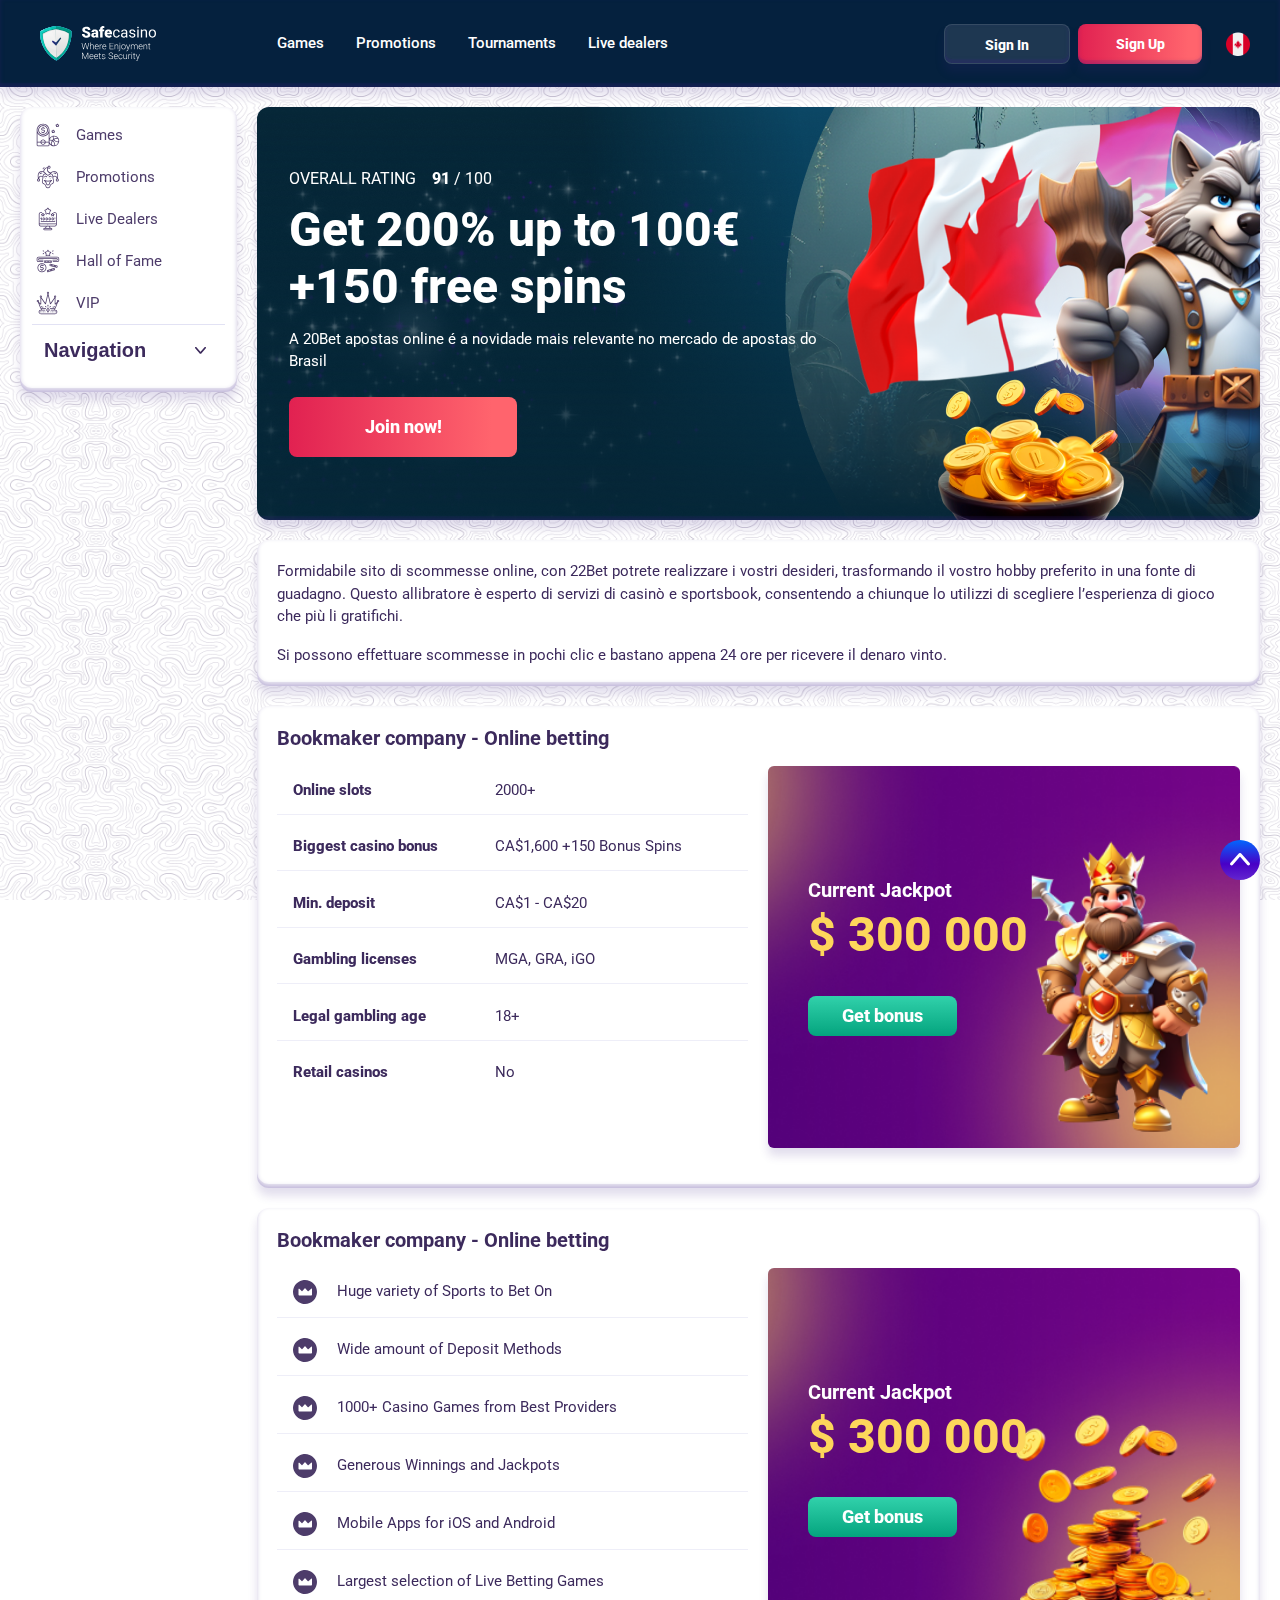
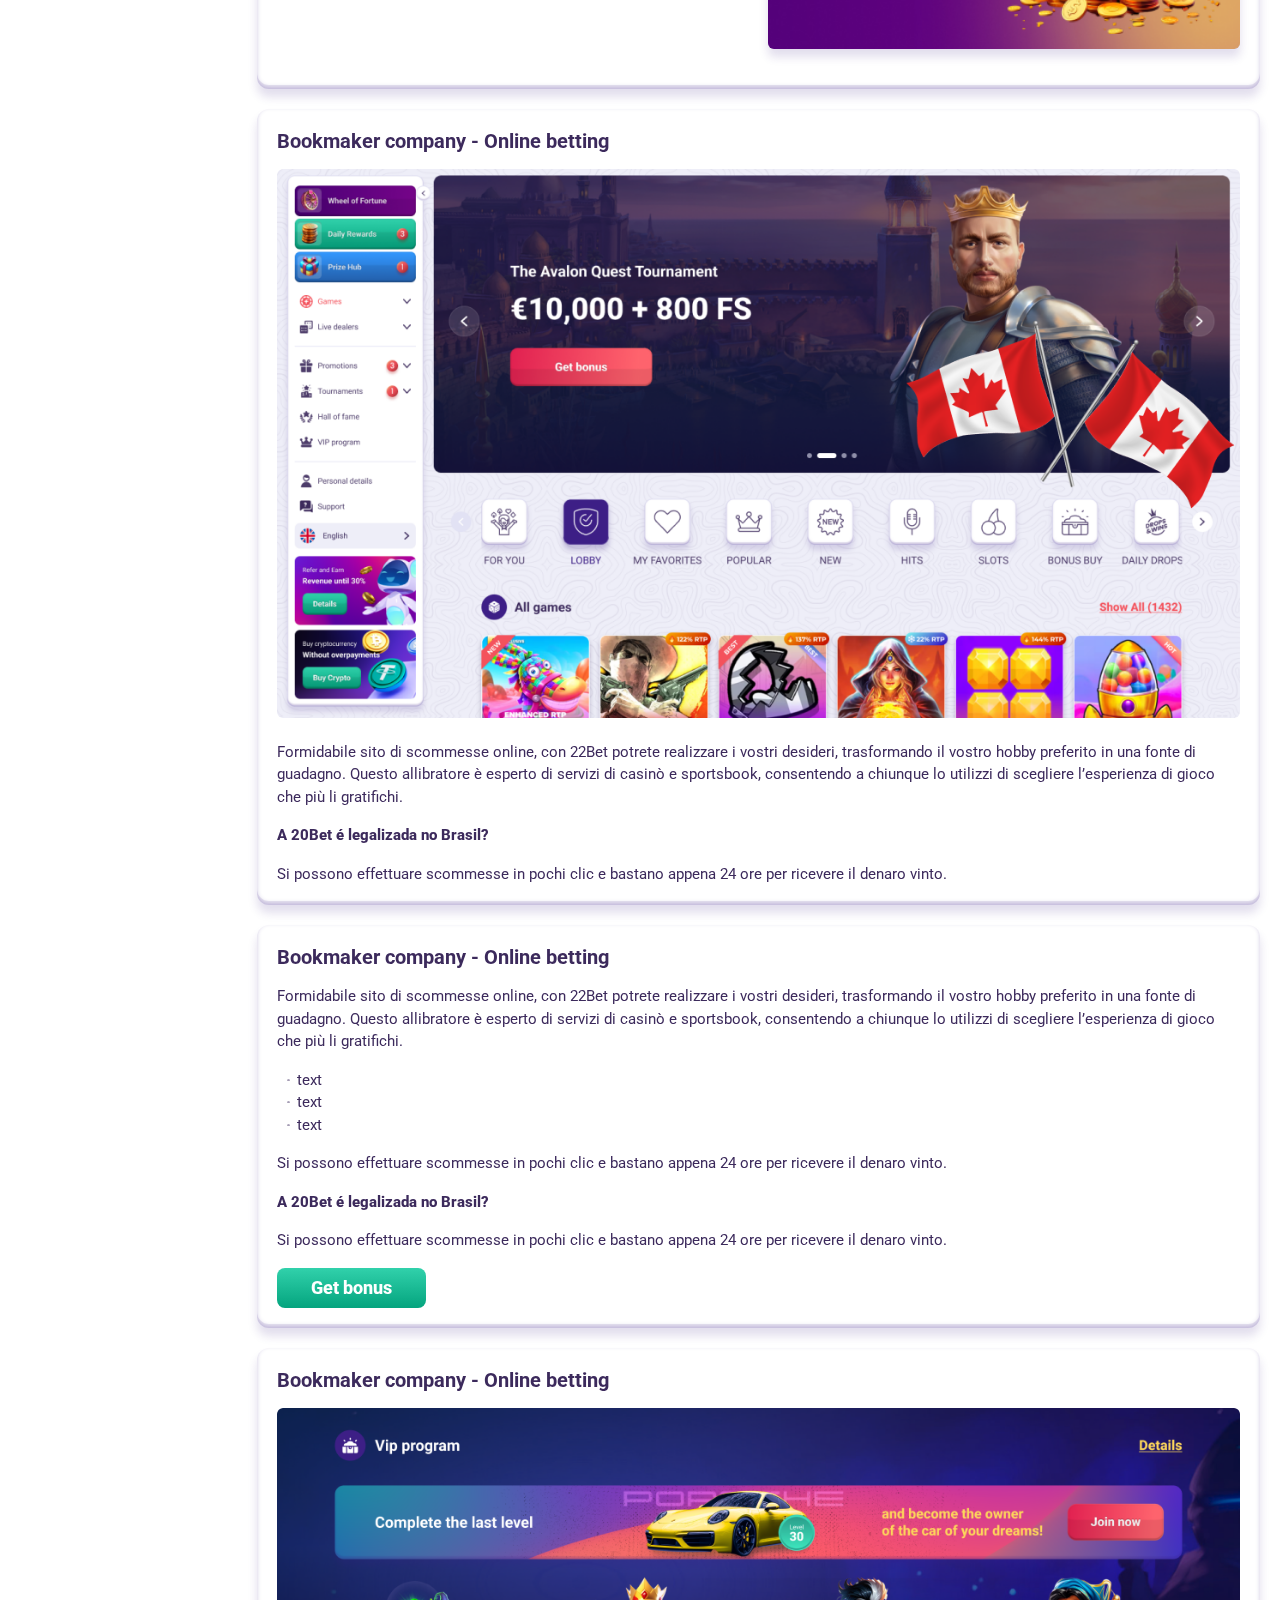
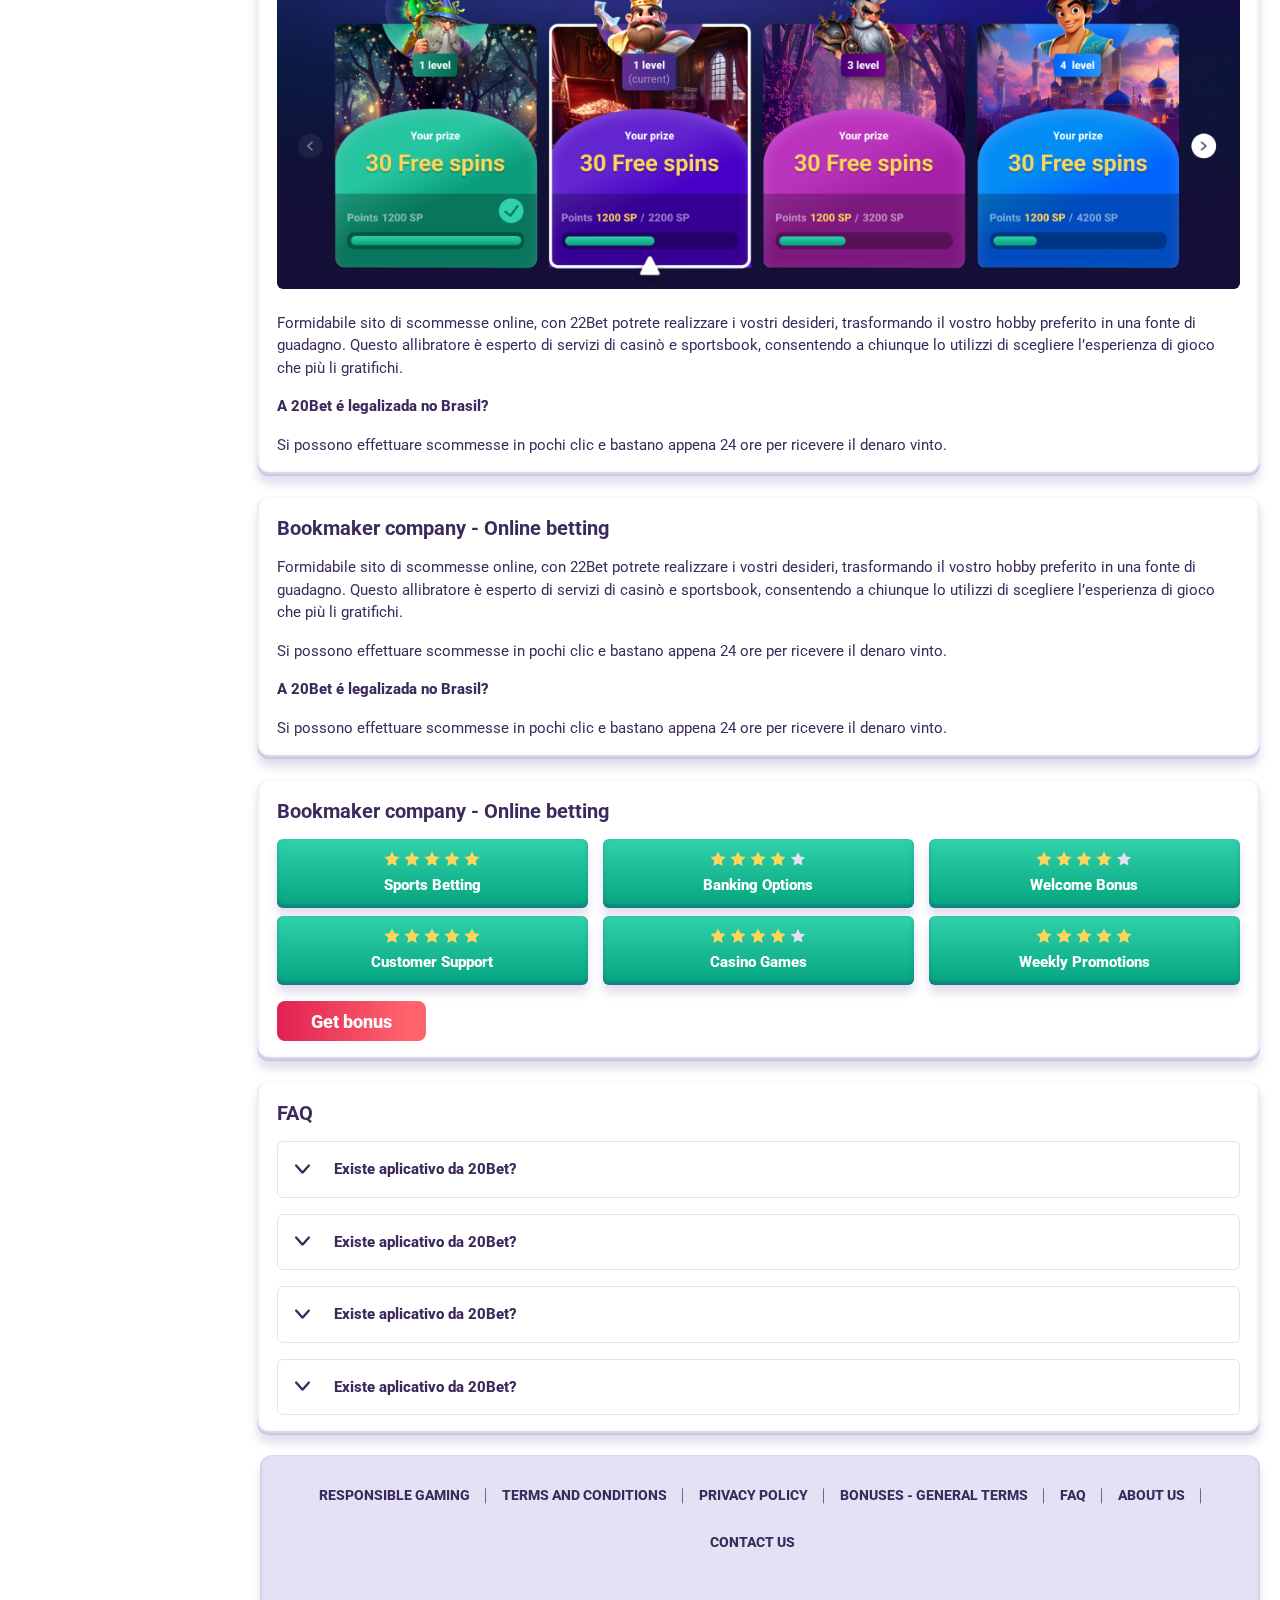
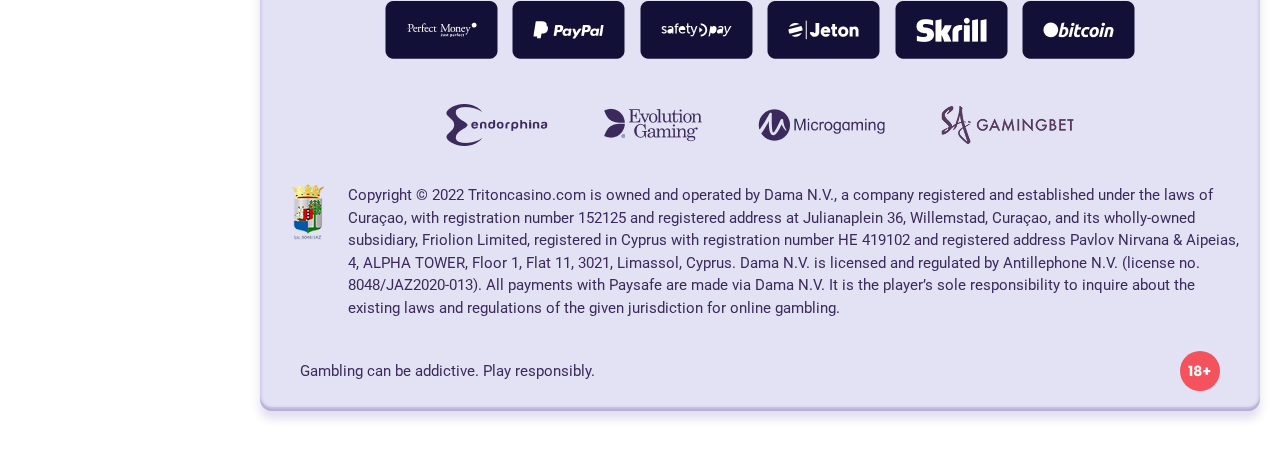
<file: index.html>
<!DOCTYPE html>
<html lang="ca">
  <head>
    <meta charset="UTF-8" />
    <meta name="viewport" content="width=device-width, initial-scale=1.0" />
    <title>Get 200% up to 100€
      +150 free spins</title>
    <meta
      name="description"
      content="A 20Bet apostas online é a novidade mais relevante no mercado de apostas do Brasil"
    />
    <meta property="og:site_name" content="Slotsgem Casino" />
    <meta
      property="og:title"
      content="Get 200% up to 100€
      +150 free spins"
    />
    <meta property="og:type" content="website" />
    <meta property="og:url" content="http://safe-casino.ca/" />
    <meta property="og:image" content />
    <meta property="og:image:alt" content />
    <meta property="og:locale" content="ca" />
    <meta
      property="og:description"
      content="A 20Bet apostas online é a novidade mais relevante no mercado de apostas do Brasil"
    />
    <link rel="preconnect" href="https://fonts.googleapis.com" />
    <link rel="preconnect" href="https://fonts.gstatic.com" crossorigin />
    <link
      href="https://fonts.googleapis.com/css2?family=Poppins:wght@400;500;600;700;900&family=Roboto&family=Roboto+Condensed:ital,wght@0,100..900;1,100..900&display=swap"
      rel="stylesheet"
    />
    <link rel="stylesheet" href="./css/reset.css" />
    <link rel="stylesheet" href="./css/main.css" />
    <link rel="stylesheet" href="./css/media.css" />
    <link rel="icon" href="./images/favicon.png" type="image/x-icon" />
     <script src="https://code.jquery.com/jquery-3.6.1.min.js" integrity="sha256-o88AwQnZB+VDvE9tvIXrMQaPlFFSUTR+nldQm1LuPXQ=" crossorigin="anonymous"></script>
  </head>
  <body>
    <header class="header">
      <section class="content header__content">
        <a href="#" class="logo header__logo"
          ><img src="./images/logo.svg" alt="logo" title=""
        /></a>
        <button class="header__btn-menu">
          <svg
            width="16px"
            height="16px"
            viewBox="0 0 16 16"
            xmlns="http://www.w3.org/2000/svg"
          >
            <rect y="0" width="16" height="3" rx="1.5"></rect>
            <rect y="6.5" width="16" height="3" rx="1.5"></rect>
            <rect y="13" width="16" height="3" rx="1.5"></rect>
          </svg>
        </button>
        <nav class="menu header__menu">
          <ul class="header__menu-list">
            <li><a href="#">Games</a></li>
            <li><a href="#">Promotions</a></li>
            <li><a href="#">Tournaments</a></li>
            <li><a href="#">Live dealers</a></li>
            
          </ul>
          <div class="header__btn">
            <a
              href="#"
              class="header__button header__button-login header__btn-login"
              >Sign In
            </a>
            <a
              href="#"
              class="header__button header__button-signin header__btn-signin"
              >Sign Up</a
            >
          </div>
        </nav>
        <a href="#" class="header__button header__button-login">Sign In </a>
        <a href="#" class="header__button header__button-signin">Sign Up</a>

        <a class="header__country" href="#">
          <span><img src="./images/flag.png" alt="Sweden Flag" title /></span>
        </a>
      </section>
    </header>
 <main class="main">
        <aside class="sidebar-wrapper">
            <section class="content sidebar">
              <nav class="menu sidebar__menu">
                <ul>
                    <li >
                        <a href="#" ><img class="icon-default" src="./images/sidebar/games.svg" alt=" Games"  title/>Games</a>
                         
                      </li>
                      <li >
                        <a href="#" > <img class="icon-default" src="./images/sidebar/promotions.svg"  alt="Promotions"  title/>
                          
                          <span>Promotions</span></a>
                      </li>    
                      <li >
                        <a href="#" ><img class="icon-default" src="./images/sidebar/live.svg" alt="Live Dealers"  title/>
                         Live Dealers</a>
                      </li>
                      <li >
                        <a href="#" ><img class="icon-default" src="./images/sidebar/hall.svg" alt="Hall of Fame" title>
                          Hall of Fame</a>
                      </li>
                      <li >
                        <a href="" ><img class="icon-default" src="./images/sidebar/vip.svg" alt="vip" title/>  VIP</a>
                      </li>
                  
                </ul>
              </nav>
    
              <div class="sidebar__navigation">
                <button class="sidebar__links-button">
                  Navigation 
                </button>
                <div class="sidebar__links">
                  <ul class="sidebar__links-list">
                      <li ><a  href="#" title>Review of 22Bet</a></li>
                      <li ><a  href="#" title>Registration</a></li>
                      <li ><a  href="#" title>22Bet Betting Expert Reviews</a></li>
                      <li ><a  href="#" title>Layouts and navigation</a></li>
                      <li ><a  href="#" title>Sports betting</a></li>
                      <li ><a  href="#" title>Sports offers</a></li>
                      <li ><a  href="#" title>Live betting</a></li>
                      <li ><a  href="#" title>Cash out</a></li>
                      <li ><a  href="#" title>Live stream</a></li>
                  </ul>
                </div>
              </div>
            </section>
          </aside>
    
          <section class="content__wrapper">
            <section class="content hero hero__content">
              <div class="background hero__background">
                <img src="./images/main/bg-main.png" alt="hero" title />
              </div>
    
              <div class="hero__data">
                <div
                  class="hero__rating"
                  itemscope
                  itemtype="http://schema.org/Game"
                >
                  <p>Overall Rating</p>
                  <meta itemprop="name" content="http://safe-casino.ca/" />
                  <span
                    itemprop="aggregateRating"
                    itemscope
                    itemtype="http://schema.org/AggregateRating"
                  >
                    <span itemprop="ratingValue"> 91 </span>
                    <span> / </span>
                    <span itemprop="bestRating"> 100 </span>
                    <meta itemprop="reviewCount" content="100" />
                  </span>
                </div>
                <h1 class="title general hero__title">
                  Get 200% up to 100€
                  +150 free spins
                </h1>
                <p class="hero__text">A 20Bet apostas online é a novidade mais relevante no mercado de apostas do Brasil</p>
    
                <a href="#" class="button hero__button">Join now!</a>
              </div>
            </section>
            <section class="content page-nav">
              <div class="page-nav-button sidebar__links-button">
                Navigation 
              </div>
              <ul class="page-nav-list sidebar__links-list">
               
                <li ><a  href="#" title>Review of 22Bet</a></li>
                <li ><a  href="#" title>Registration</a></li>
                <li ><a  href="#" title>22Bet Betting Expert Reviews</a></li>
                <li ><a  href="#" title>Layouts and navigation</a></li>
                <li ><a  href="#" title>Sports betting</a></li>
                <li ><a  href="#" title>Sports offers</a></li>
                <li ><a  href="#" title>Live betting</a></li>
                <li ><a  href="#" title>Cash out</a></li>
                <li ><a  href="#" title>Live stream</a></li>
              </ul>
            </section>
            <section class="content article ">
          
                <p >
                  Formidabile sito di scommesse online, con 22Bet potrete realizzare i
                  vostri desideri, trasformando il vostro hobby preferito in una fonte
                  di guadagno. Questo allibratore è esperto di servizi di casinò e
                  sportsbook, consentendo a chiunque lo utilizzi di scegliere
                  l’esperienza di gioco che più li gratifichi.
                </p>
              
                <p >
                  Si possono effettuare scommesse in pochi clic e bastano appena 24 ore
                  per ricevere il denaro vinto.
                </p>
              </section> 
              <section class="content features">
                <h2 class="features__title high title">Bookmaker company - Online betting</h2>
               <div class="content__wrapp">
                <div class="features__list features__table"> 
                    <table>
                      <tbody>
                        <tr>
                          <td>Online slots</td>
                          <td>2000+</td>
                        </tr>
                        <tr>
                          <td>Biggest casino bonus</td>
                          <td>CA$1,600 +150 Bonus Spins</td>
                        </tr>
                        <tr>
                          <td>Min. deposit</td>
                          <td>CA$1 - CA$20</td>
                        </tr>
                        <tr>
                          <td>Gambling licenses</td>
                          <td>MGA, GRA, iGO</td>
                        </tr>
                        <tr>
                          <td>Legal gambling age</td>
                          <td>18+</td>
                        </tr>
                        <tr>
                          <td>Retail casinos</td>
                          <td>No</td>
                        </tr>
                      </tbody>
                    </table>
                  </div>
                  <section class="content banner">
                    <div class="background banner__background">
                      <img src="./images/main/banner1-main.png" alt="banner" title />
                    </div>
                    <div class="banner__info">
                      <h2 class="title high banner__title-main">
                        Current Jackpot
                        <strong> $ 300 000 </strong>
                      </h2>
                      <a href="#" class="button banner__button">Get bonus</a>
                    </div>
                  </section>
                  
              </section> 
              <section class="content features">
                <h2 class="features__title high title">Bookmaker company - Online betting</h2>
               <div class="content__wrapp">
               
                    <ul class="features__list features__item">
                    <li >Huge variety of Sports to Bet On</li>
                    <li >Wide amount of Deposit Methods</li>
                    <li >1000+ Casino Games from Best Providers</li>
                    <li >Generous Winnings and Jackpots</li>
                    <li >Mobile Apps for iOS and Android</li>
                    <li >Largest selection of Live Betting Games</li>
                </ul> 
                  <section class="content banner">
                    <div class="background banner__background">
                      <img src="./images/main/banner2-main.png" alt="banner" title />
                    </div>
                    <div class="banner__info">
                      <h2 class="title high banner__title-main">
                        Current Jackpot
                        <strong> $ 300 000 </strong>
                      </h2>
                      <a href="#" class="button banner__button">Get bonus</a>
                    </div>
                  </section>
                 
              </section> 
              
             <section class=" content article">
                <h2 class="article__title high title">Bookmaker company - Online betting</h2>
                <div class="images">
                  <img
                  src="./images/main/image1-main.png"
                  alt="images" title
                  class=""
                  
                />
                </div>
                <p class="">
                  Formidabile sito di scommesse online, con 22Bet potrete realizzare i
                  vostri desideri, trasformando il vostro hobby preferito in una fonte
                  di guadagno. Questo allibratore è esperto di servizi di casinò e
                  sportsbook, consentendo a chiunque lo utilizzi di scegliere
                  l’esperienza di gioco che più li gratifichi.
                </p>
                <h3 >A 20Bet é legalizada no Brasil?</h3>
                <p >
                  Si possono effettuare scommesse in pochi clic e bastano appena 24 ore
                  per ricevere il denaro vinto.
                </p>
              </section>
              <section class=" content article ">
                <h2 class="article__title high title">Bookmaker company - Online betting</h2>
                <p >
                  Formidabile sito di scommesse online, con 22Bet potrete realizzare i
                  vostri desideri, trasformando il vostro hobby preferito in una fonte
                  di guadagno. Questo allibratore è esperto di servizi di casinò e
                  sportsbook, consentendo a chiunque lo utilizzi di scegliere
                  l’esperienza di gioco che più li gratifichi.
                </p>
                <ul>
                  <li >text</li>
                  <li >text</li>
                  <li >text</li>
                </ul>
                <p >
                  Si possono effettuare scommesse in pochi clic e bastano appena 24 ore
                  per ricevere il denaro vinto.
                </p>
                <h3 >A 20Bet é legalizada no Brasil?</h3>
                <p >
                  Si possono effettuare scommesse in pochi clic e bastano appena 24 ore
                  per ricevere il denaro vinto.
                </p>
                <a href="#" class="button  article__button">Get bonus</a>
              </section>
              <section class=" content article">
                <h2 class="article__title high title">Bookmaker company - Online betting</h2>
                <div class="images">
                  <img
                  src="./images/main/image2-main.png"
                  alt="images" title
                  class=""
                  
                />
                </div>
                <p class="">
                  Formidabile sito di scommesse online, con 22Bet potrete realizzare i
                  vostri desideri, trasformando il vostro hobby preferito in una fonte
                  di guadagno. Questo allibratore è esperto di servizi di casinò e
                  sportsbook, consentendo a chiunque lo utilizzi di scegliere
                  l’esperienza di gioco che più li gratifichi.
                </p>
                <h3 >A 20Bet é legalizada no Brasil?</h3>
                <p >
                  Si possono effettuare scommesse in pochi clic e bastano appena 24 ore
                  per ricevere il denaro vinto.
                </p>
              </section>
              <section class=" content article ">
                <h2 class="article__title high title">Bookmaker company - Online betting</h2>
                <p >
                  Formidabile sito di scommesse online, con 22Bet potrete realizzare i
                  vostri desideri, trasformando il vostro hobby preferito in una fonte
                  di guadagno. Questo allibratore è esperto di servizi di casinò e
                  sportsbook, consentendo a chiunque lo utilizzi di scegliere
                  l’esperienza di gioco che più li gratifichi.
                </p>
                <p >
                  Si possono effettuare scommesse in pochi clic e bastano appena 24 ore
                  per ricevere il denaro vinto.
                </p>
                <h3>A 20Bet é legalizada no Brasil?</h3>
                
                <p >
                  Si possono effettuare scommesse in pochi clic e bastano appena 24 ore
                  per ricevere il denaro vinto.
                </p>
               
              </section>
             <section class="content ratings ">
                <h2 class="ratings__title title high">
                  Bookmaker company - Online betting
                </h2>
                
                <ul class="ratings__list">
                  <li>
                    <div  class="ratings__info">
                      <div class="ratings__img">
                        <img src="./images/main/ratings-icon.svg" alt="ratings" title>
                        <img src="./images/main/ratings-icon.svg" alt="ratings" title>
                        <img src="./images/main/ratings-icon.svg" alt="ratings" title>
                        <img src="./images/main/ratings-icon.svg" alt="ratings" title>
                        <img src="./images/main/ratings-icon.svg" alt="ratings" title>
                        
                      </div>
                      <p>Sports betting</p>
                  
                    </div>
                    
                  </li>
                  <li>
                    <div class="ratings__info">
                      <div class="ratings__img">
                        <img src="./images/main/ratings-icon.svg" alt="ratings" title>
                        <img src="./images/main/ratings-icon.svg" alt="ratings" title>
                        <img src="./images/main/ratings-icon.svg" alt="ratings" title>
                        <img src="./images/main/ratings-icon.svg" alt="ratings" title>
                        <img src="./images/main/ratings-icon-grey.svg" alt="ratings" title>
                    
                      </div>
                      <p>Banking options</p>
                      
                    </div>
                    
                  </li>
                  <li>
                    <div class="ratings__info">
                      <div class="ratings__img">
                        <img src="./images/main/ratings-icon.svg" alt="ratings" title>
                      <img src="./images/main/ratings-icon.svg" alt="ratings" title>
                      <img src="./images/main/ratings-icon.svg" alt="ratings" title>
                      <img src="./images/main/ratings-icon.svg" alt="ratings" title>
                      <img src="./images/main/ratings-icon-grey.svg" alt="ratings" title>
                      </div>  
                      <p>Welcome bonus</p>
                      
                    </div>
                    
                  </li>
                  <li>
                    <div class="ratings__info">
                      <div class="ratings__img">
                        <img src="./images/main/ratings-icon.svg" alt="ratings" title>
                        <img src="./images/main/ratings-icon.svg" alt="ratings" title>
                        <img src="./images/main/ratings-icon.svg" alt="ratings" title>
                        <img src="./images/main/ratings-icon.svg" alt="ratings" title>
                        <img src="./images/main/ratings-icon.svg" alt="ratings" title>
                        
                      </div>  
                      <p>Customer support</p>
                      
                    </div>
                    
                </li>
                  
                  <li>
                    <div class="ratings__info">
                      <div class="ratings__img">
                        <img src="./images/main/ratings-icon.svg" alt="ratings" title>
                        <img src="./images/main/ratings-icon.svg" alt="ratings" title>
                        <img src="./images/main/ratings-icon.svg" alt="ratings" title>
                        <img src="./images/main/ratings-icon.svg" alt="ratings" title>
                        <img src="./images/main/ratings-icon-grey.svg" alt="ratings" title>
                       
                      </div>
                      <p>Casino games</p>
                      
                    </div>
                    
                   
                  </li>
                 
                <li>
                  <div class="ratings__info">
                    <div class="ratings__img">
                      <img src="./images/main/ratings-icon.svg" alt="ratings" title>
                      <img src="./images/main/ratings-icon.svg" alt="ratings" title>
                      <img src="./images/main/ratings-icon.svg" alt="ratings" title>
                      <img src="./images/main/ratings-icon.svg" alt="ratings" title>
                      <img src="./images/main/ratings-icon.svg" alt="ratings" title>
                     
                    </div>  
                    <p>Weekly promotions</p>
                    
                  </div> 
                 
                </li> 
                 
                
                
                 
                </ul>
            
              <a href="#" class="button ratings__button">Get bonus</a>
              </section>
               <section class="content faq ">
                <h2 class="title high faq__title ">FAQ</h2>
                <ul class="faq__list " itemscope itemtype="https://schema.org/FAQPage">
                  <li class="faq__item"  itemscope itemprop="mainEntity" itemtype="https://schema.org/Question">
                    <h3 class="title medium faq__subtitle js-button-expander"  itemprop="name">Existe aplicativo da 20Bet?
                     </h3>
                    <div  class="faq__answer js-expand-content" itemscope  itemprop="acceptedAnswer" itemtype="https://schema.org/Answer">
                      <p  itemprop="text">
                        Formidabile sito di scommesse online, con 22Bet potrete realizzare i vostri desideri, trasformando il vostro hobby preferito in una fonte di guadagno. Questo allibratore è esperto di servizi di casinò e sportsbook, consentendo a chiunque lo utilizzi di scegliere l’esperienza di gioco che più li gratifichi.
                      </p>
                    </div>
                  </li>
                  <li class="faq__item"  itemscope itemprop="mainEntity" itemtype="https://schema.org/Question">
                    <h3 class="title medium faq__subtitle js-button-expander"  itemprop="name">Existe aplicativo da 20Bet?</h3>
                    <div class="faq__answer js-expand-content" itemscope  itemprop="acceptedAnswer" itemtype="https://schema.org/Answer">
                      <p  itemprop="text">
                        Formidabile sito di scommesse online, con 22Bet potrete realizzare i vostri desideri, trasformando il vostro hobby preferito in una fonte di guadagno. Questo allibratore è esperto di servizi di casinò e sportsbook, consentendo a chiunque lo utilizzi di scegliere l’esperienza di gioco che più li gratifichi.
                      </p>
                    </div>
                  </li> 
                   <li class="faq__item"  itemscope itemprop="mainEntity" itemtype="https://schema.org/Question">
                    <h3 class="title medium faq__subtitle js-button-expander"  itemprop="name">Existe aplicativo da 20Bet?</h3>
                    <div class="faq__answer js-expand-content" itemscope  itemprop="acceptedAnswer" itemtype="https://schema.org/Answer">
                      <p  itemprop="text">
                        Formidabile sito di scommesse online, con 22Bet potrete realizzare i vostri desideri, trasformando il vostro hobby preferito in una fonte di guadagno. Questo allibratore è esperto di servizi di casinò e sportsbook, consentendo a chiunque lo utilizzi di scegliere l’esperienza di gioco che più li gratifichi.
                      </p>
                    </div>
                  </li> 
                  <li class="faq__item"  itemscope itemprop="mainEntity" itemtype="https://schema.org/Question">
                    <h3 class="title medium faq__subtitle js-button-expander"  itemprop="name">Existe aplicativo da 20Bet?</h3>
                    <div class="faq__answer js-expand-content" itemscope  itemprop="acceptedAnswer" itemtype="https://schema.org/Answer">
                      <p  itemprop="text">
                        Formidabile sito di scommesse online, con 22Bet potrete realizzare i vostri desideri, trasformando il vostro hobby preferito in una fonte di guadagno. Questo allibratore è esperto di servizi di casinò e sportsbook, consentendo a chiunque lo utilizzi di scegliere l’esperienza di gioco che più li gratifichi.
                      </p>
                    </div>
                  </li> 
                  
                </ul>
              </section> 
              <div class=""  onclick="scrollToTop()">
                <button class="main__arrow" id="scrollToTopBtn"></button>
              </div> 
          </section>
    
    </main> 
    <footer class="footer">
      <section class="content footer__content">
        
        <ul class="footer__menu">
          <li><a href="#">RESPONSIBLE GAMING</a></li>
          <li><a href="#">TERMS AND CONDITIONS</a></li>
          <li><a href="#">PRIVACY POLICY</a></li>
          <li><a href="#">BONUSES - GENERAL TERMS</a></li>
          <li><a href="#">FAQ</a></li>
          <li><a href="#">ABOUT US</a></li>
          <li><a href="#">CONTACT US</a></li>
         
        </ul>
        <ul class="footer__cards">
          <li>
            <a href="#"><img src="./images/perfect.png" alt="cards" title /></a>
          </li>
          <li>
            <a href="#"><img src="./images/paypal.png" alt="cards" title /></a>
          </li>
          <li>
            <a href="#"
              ><img src="./images/safety.png" alt="cards" title
            /></a>
          </li>
          <li>
            <a href="#"><img src="./images/jeton.png" alt="cards" title /></a>
          </li>
          <li>
            <a href="#"><img src="./images/scrill.png" alt="cards" title /></a>
          </li>
          <li>
            <a href="#"><img src="./images/bitcoin.png" alt="cards" title /></a>
          </li>
          
        </ul>
        <ul class="footer__cards footer__cards-last">
          <li>
            <a href="#"><img src="./images/endorfina.png" alt="cards" title /></a>
          </li>
          <li>
            <a href="#"><img src="./images/evolution.png" alt="cards" title /></a>
          </li>
          <li>
            <a href="#"
              ><img src="./images/micro.png" alt="cards" title
            /></a>
          </li>
          <li>
            <a href="#"><img src="./images/gaming.png" alt="cards" title /></a>
          </li>
          
          
        </ul>
        <div class="footer__wrap">
          <img src="./images/footer-frame.png" alt="logo" title />
          <p>
            Copyright &copy; 2022 Tritoncasino.com is owned and operated by Dama N.V., a company registered and established under the laws of Curaçao, with registration number 152125 and registered address at Julianaplein 36, Willemstad, Curaçao, and its wholly-owned subsidiary, Friolion Limited, registered in Cyprus with registration number HE 419102 and registered address Pavlov Nirvana & Aipeias, 4, ALPHA TOWER, Floor 1, Flat 11, 3021, Limassol, Cyprus. Dama N.V. is licensed and regulated by Antillephone N.V. (license no. 8048/JAZ2020-013). All payments with Paysafe are made via Dama N.V. It is the player’s sole responsibility to inquire about the existing laws and regulations of the given jurisdiction for online gambling.
          </p>
        </div>
        <div class="footer__wrapp">
          
          <p>
            Gambling can be addictive. Play responsibly.
          </p>
          <img src="./images/age.svg" alt="age" title />
        </div>
      </section>
    </footer>
    <script src="./js/sidebar.js" defer></script>
    <script src="./js/arrowUp.js" defer></script>
    <script src="./js/expander.js" defer></script>
    <script src="./js/mobile-menu.js" defer></script>
  </body>
</html>
</file>
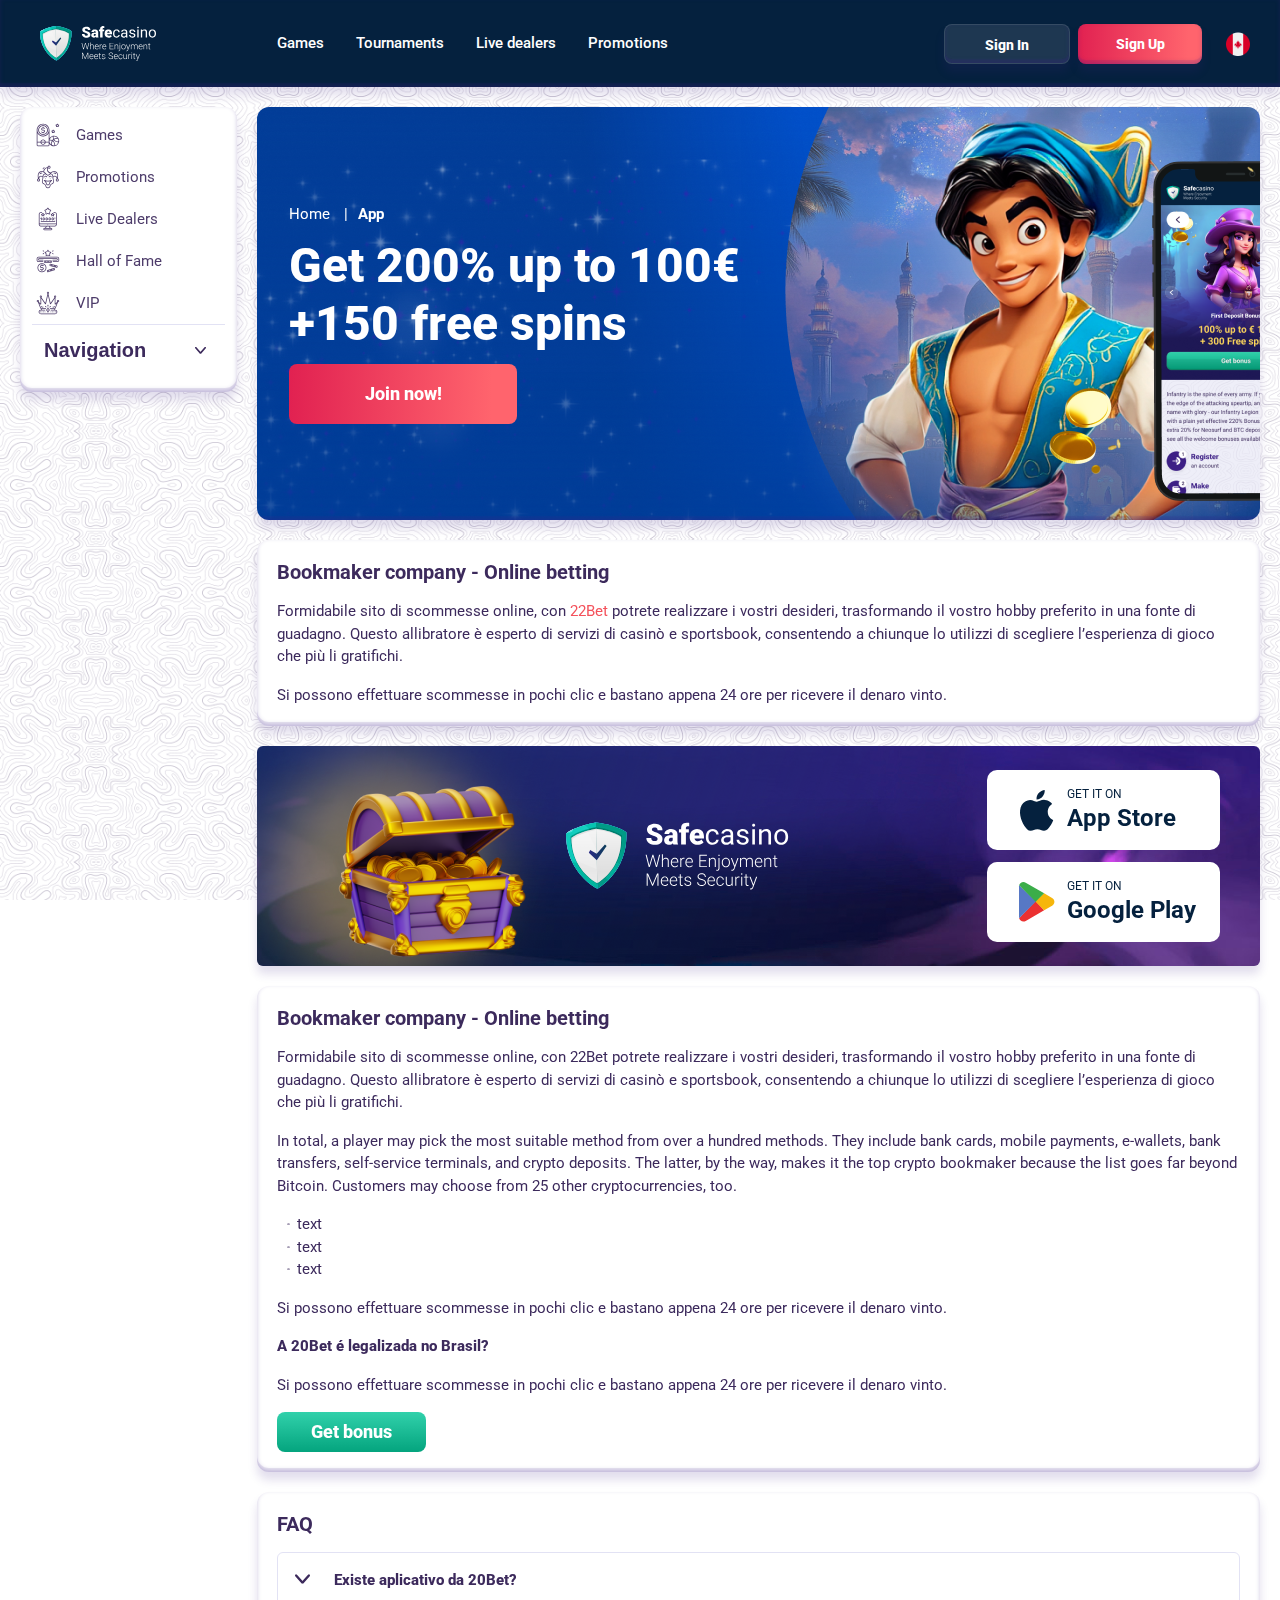
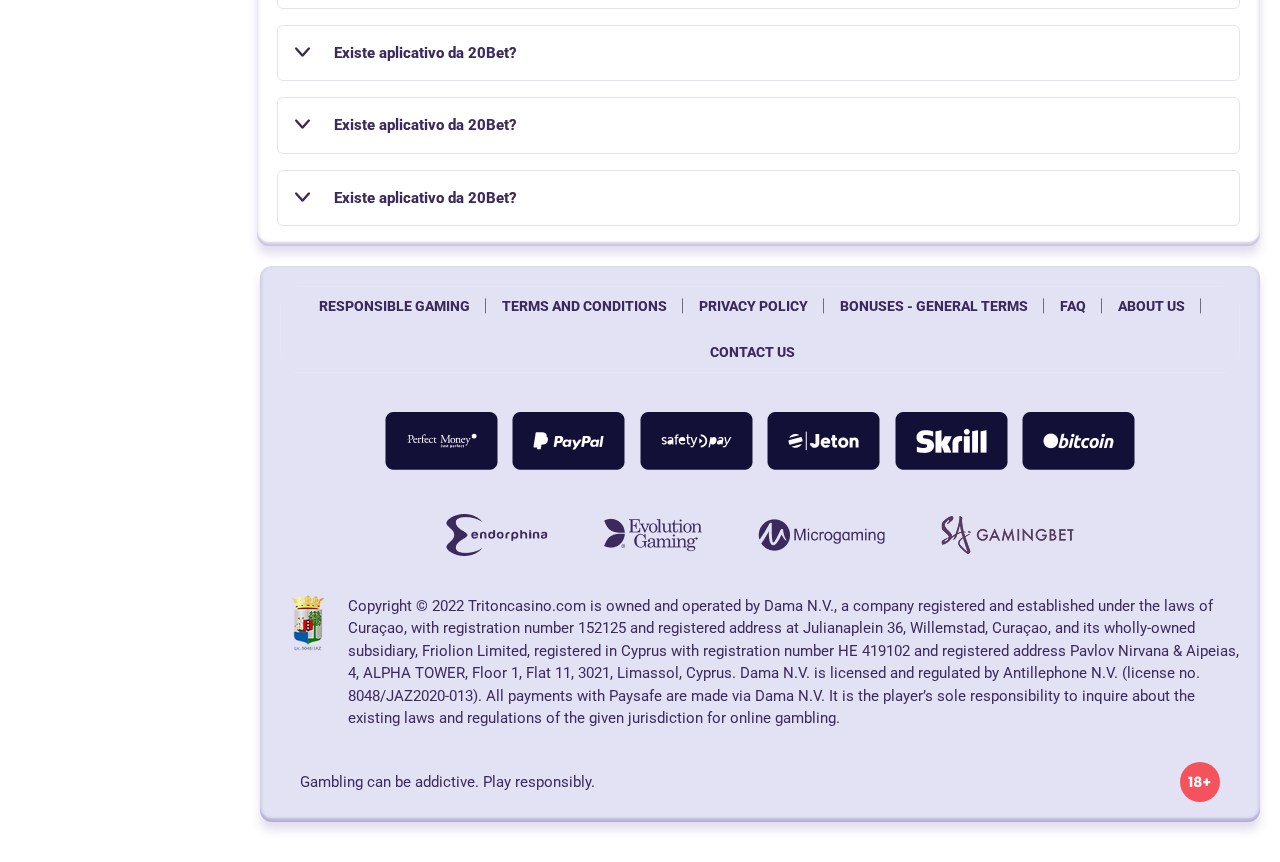
<file: app.html>
<!DOCTYPE html>
<html lang="ca">
  <head>
    <meta charset="UTF-8" />
    <meta name="viewport" content="width=device-width, initial-scale=1.0" />
    <title>Get 200% up to 100€
      +150 free spins</title>
    <meta
      name="description"
      content="A 20Bet apostas online é a novidade mais relevante no mercado de apostas do Brasil"
    />
    <meta property="og:site_name" content="Slotsgem Casino" />
    <meta
      property="og:title"
      content="Get 200% up to 100€
      +150 free spins"
    />
    <meta property="og:type" content="website" />
    <meta property="og:url" content="http://safe-casino.ca/" />
    <meta property="og:image" content />
    <meta property="og:image:alt" content />
    <meta property="og:locale" content="ca" />
    <meta
      property="og:description"
      content="A 20Bet apostas online é a novidade mais relevante no mercado de apostas do Brasil."
    />
    <link rel="preconnect" href="https://fonts.googleapis.com" />
    <link rel="preconnect" href="https://fonts.gstatic.com" crossorigin />
    <link
      href="https://fonts.googleapis.com/css2?family=Poppins:wght@400;500;600;700;900&family=Roboto&family=Roboto+Condensed:ital,wght@0,100..900;1,100..900&display=swap"
      rel="stylesheet"
    />
    <link rel="stylesheet" href="./css/reset.css" />
    <link rel="stylesheet" href="./css/main.css" />
    <link rel="stylesheet" href="./css/media.css" />
    <link rel="icon" href="./images/favicon.png" type="image/x-icon" />
    <script
      src="https://code.jquery.com/jquery-3.6.1.min.js"
      integrity="sha256-o88AwQnZB+VDvE9tvIXrMQaPlFFSUTR+nldQm1LuPXQ="
      crossorigin="anonymous"
    ></script>
  </head>
  <body>
    <header class="header">
      <section class="content header__content">
        <a href="#" class="logo header__logo"
          ><img src="./images/logo.svg" alt="logo" title=""
        /></a>
        <button class="header__btn-menu">
          <svg
            width="16px"
            height="16px"
            viewBox="0 0 16 16"
            xmlns="http://www.w3.org/2000/svg"
          >
            <rect y="0" width="16" height="3" rx="1.5"></rect>
            <rect y="6.5" width="16" height="3" rx="1.5"></rect>
            <rect y="13" width="16" height="3" rx="1.5"></rect>
          </svg>
        </button>
        <nav class="menu header__menu">
          <ul class="header__menu-list">
            <li><a href="#">Games</a></li>
            <li><a href="#">Tournaments</a></li>
            <li><a href="#">Live dealers</a></li>
            <li><a href="#">Promotions</a></li>
          </ul>
          <div class="header__btn">
            <a
              href="#"
              class="header__button header__button-login header__btn-login"
              >Sign In
            </a>
            <a
              href="#"
              class="header__button header__button-signin header__btn-signin"
              >Sign Up</a
            >
          </div>
        </nav>
        <a href="#" class="header__button header__button-login">Sign In </a>
        <a href="#" class="header__button header__button-signin">Sign Up</a>

        <a class="header__country" href="#">
          <span><img src="./images/flag.png" alt="Sweden Flag" title /></span>
        </a>
      </section>
    </header>
    <main class="main">
      <aside class="sidebar-wrapper">
        <section class="content sidebar">
          <nav class="menu sidebar__menu">
            <ul>
              <li >
                <a href="#" ><img class="icon-default" src="./images/sidebar/games.svg" alt=" Games"  title/>Games</a>
                 
              </li>
              <li >
                <a href="#" > <img class="icon-default" src="./images/sidebar/promotions.svg"  alt="Promotions"  title/>
                  
                  <span>Promotions</span></a>
              </li>    
              <li >
                <a href="#" ><img class="icon-default" src="./images/sidebar/live.svg" alt="Live Dealers"  title/>
                 Live Dealers</a>
              </li>
              <li >
                <a href="#" ><img class="icon-default" src="./images/sidebar/hall.svg" alt="Hall of Fame" title>
                  Hall of Fame</a>
              </li>
              <li >
                <a href="" ><img class="icon-default" src="./images/sidebar/vip.svg" alt="vip" title/>  VIP</a>
              </li>
            </ul>
          </nav>
          <div class="sidebar__navigation">
          <button class="sidebar__links-button">Navigation</button>
          <div class="sidebar__links">
            <ul class="sidebar__links-list">
              <li><a href="#" title>Review of 22Bet</a></li>
              <li><a href="#" title>Registration</a></li>
              <li><a href="#" title>22Bet Betting Expert Reviews</a></li>
              <li><a href="#" title>Layouts and navigation</a></li>
              <li><a href="#" title>Sports betting</a></li>
              <li><a href="#" title>Sports offers</a></li>
              <li><a href="#" title>Live betting</a></li>
              <li><a href="#" title>Cash out</a></li>
              <li><a href="#" title>Live stream</a></li>
            </ul>
          </div>
          </div>
        </section>
      </aside>

      <section class="content__wrapper">
        <section class="content hero hero__app">
          <div class="background hero__background">
            <img src="./images/app/bg-app.png" alt="hero" title />
          </div>

          <div class="hero__data hero__data-app">
            <ul
              class="breadcrumbs"
              itemscope
              itemtype="https://schema.org/BreadcrumbList"
            >
              <li
                itemprop="itemListElement"
                itemscope
                itemtype="https://schema.org/ListItem"
              >
                <a href="#" itemprop="item">
                  <span itemprop="name">Home</span></a
                >
                <meta itemprop="position" content="1" />
              </li>
              <li
                itemprop="itemListElement"
                itemscope
                itemtype="https://schema.org/ListItem"
              >
                <a href="#" itemprop="item"> <span itemprop="name">App</span></a>
                <meta itemprop="position" content="2" />
              </li>
            </ul>
            <h1 class="title general hero__title hero__title-page">
              Get 200% up to 100€
+150 free spins
            </h1>
            
            <a href="#" class="button hero__button">Join now!</a>
          </div>
        </section>
        <section class="content page-nav">
          <div class="page-nav-button sidebar__links-button">Navigation</div>
          <ul class="page-nav-list sidebar__links-list">
            <li><a href="#" title>Review of 22Bet</a></li>
            <li><a href="#" title>Registration</a></li>
            <li><a href="#" title>22Bet Betting Expert Reviews</a></li>
            <li><a href="#" title>Layouts and navigation</a></li>
            <li><a href="#" title>Sports betting</a></li>
            <li><a href="#" title>Sports offers</a></li>
            <li><a href="#" title>Live betting</a></li>
            <li><a href="#" title>Cash out</a></li>
            <li><a href="#" title>Live stream</a></li>
          </ul>
        </section>
        <section class="content article">
          <h2 class="article__title high title">
            Bookmaker company - Online betting
          </h2>
          <p>
            Formidabile sito di scommesse online, con
            <a href="#" class="article__link">22Bet</a> potrete realizzare i vostri desideri, trasformando il vostro hobby preferito in una fonte di guadagno. Questo allibratore è esperto di servizi di casinò e sportsbook, consentendo a chiunque lo utilizzi di scegliere l’esperienza di gioco che più li gratifichi.
          </p>
          <p>Si possono effettuare scommesse in pochi clic e bastano appena 24 ore per ricevere il denaro vinto.</p>
        </section>
        <section class="content  banner__app">
          <div class="background banner__background-app">
            <img class="background-app" src="./images/app/banner-app.png" alt="banner" title />
          </div>
          <div class="banner__content banner__content-app">
            <a href="#" class="logo banner__logo"
            ><img src="./images/app/logo-app.svg" alt="logo" title=""
          /></a>
            <div class="button__wrap-app">
              <a href="#" class="banner__btn banner__btn-app">
                Get it on
                <span>App Store</span>
              
              </a>
              <a href="#" class="banner__btn banner__btn-android"
                >  Get it on <span>
                 
Google Play
                </span></a
              >
            </div>
          </div>
        </section>
        <section class="content article">
          <h2 class="article__title high title">
            Bookmaker company - Online betting
          </h2>
          <p>
            Formidabile sito di scommesse online, con 22Bet potrete realizzare i vostri desideri, trasformando il vostro hobby preferito in una fonte di guadagno. Questo allibratore è esperto di servizi di casinò e sportsbook, consentendo a chiunque lo utilizzi di scegliere l’esperienza di gioco che più li gratifichi.
          </p>
          <p>
            In total, a player may pick the most suitable method from over a
            hundred methods. They include bank cards, mobile payments,
            e-wallets, bank transfers, self-service terminals, and crypto
            deposits. The latter, by the way, makes it the top crypto bookmaker
            because the list goes far beyond Bitcoin. Customers may choose from
            25 other cryptocurrencies, too.
          </p>
          <ul >
            <li >text</li>
                  <li >text</li>
                  <li >text</li>
          </ul>
          <p>Si possono effettuare scommesse in pochi clic e bastano appena 24 ore per ricevere il denaro vinto.</p>
          <h3>A 20Bet é legalizada no Brasil?</h3>
          <p>Si possono effettuare scommesse in pochi clic e bastano appena 24 ore per ricevere il denaro vinto.</p>
          <a href="#" class="button article__button">Get bonus</a>
        </section>
        <section class="content faq">
          <h2 class="title high faq__title">FAQ</h2>
          <ul class="faq__list" itemscope itemtype="https://schema.org/FAQPage">
            <li class="faq__item"  itemscope itemprop="mainEntity" itemtype="https://schema.org/Question">
              <h3 class="title medium faq__subtitle js-button-expander"  itemprop="name">Existe aplicativo da 20Bet?
               </h3>
              <div  class="faq__answer js-expand-content" itemscope  itemprop="acceptedAnswer" itemtype="https://schema.org/Answer">
                <p  itemprop="text">
                  Formidabile sito di scommesse online, con 22Bet potrete realizzare i vostri desideri, trasformando il vostro hobby preferito in una fonte di guadagno. Questo allibratore è esperto di servizi di casinò e sportsbook, consentendo a chiunque lo utilizzi di scegliere l’esperienza di gioco che più li gratifichi.
                </p>
              </div>
            </li>
            <li class="faq__item"  itemscope itemprop="mainEntity" itemtype="https://schema.org/Question">
              <h3 class="title medium faq__subtitle js-button-expander"  itemprop="name">Existe aplicativo da 20Bet?</h3>
              <div class="faq__answer js-expand-content" itemscope  itemprop="acceptedAnswer" itemtype="https://schema.org/Answer">
                <p  itemprop="text">
                  Formidabile sito di scommesse online, con 22Bet potrete realizzare i vostri desideri, trasformando il vostro hobby preferito in una fonte di guadagno. Questo allibratore è esperto di servizi di casinò e sportsbook, consentendo a chiunque lo utilizzi di scegliere l’esperienza di gioco che più li gratifichi.
                </p>
              </div>
            </li> 
             <li class="faq__item"  itemscope itemprop="mainEntity" itemtype="https://schema.org/Question">
              <h3 class="title medium faq__subtitle js-button-expander"  itemprop="name">Existe aplicativo da 20Bet?</h3>
              <div class="faq__answer js-expand-content" itemscope  itemprop="acceptedAnswer" itemtype="https://schema.org/Answer">
                <p  itemprop="text">
                  Formidabile sito di scommesse online, con 22Bet potrete realizzare i vostri desideri, trasformando il vostro hobby preferito in una fonte di guadagno. Questo allibratore è esperto di servizi di casinò e sportsbook, consentendo a chiunque lo utilizzi di scegliere l’esperienza di gioco che più li gratifichi.
                </p>
              </div>
            </li> 
            <li class="faq__item"  itemscope itemprop="mainEntity" itemtype="https://schema.org/Question">
              <h3 class="title medium faq__subtitle js-button-expander"  itemprop="name">Existe aplicativo da 20Bet?</h3>
              <div class="faq__answer js-expand-content" itemscope  itemprop="acceptedAnswer" itemtype="https://schema.org/Answer">
                <p  itemprop="text">
                  Formidabile sito di scommesse online, con 22Bet potrete realizzare i vostri desideri, trasformando il vostro hobby preferito in una fonte di guadagno. Questo allibratore è esperto di servizi di casinò e sportsbook, consentendo a chiunque lo utilizzi di scegliere l’esperienza di gioco che più li gratifichi.
                </p>
              </div>
            </li> 
            
          </ul>
        </section>
      </section>
    </main>
    <footer class="footer">
      <section class="content footer__content">
        
        <ul class="footer__menu">
          <li><a href="#">RESPONSIBLE GAMING</a></li>
          <li><a href="#">TERMS AND CONDITIONS</a></li>
          <li><a href="#">PRIVACY POLICY</a></li>
          <li><a href="#">BONUSES - GENERAL TERMS</a></li>
          <li><a href="#">FAQ</a></li>
          <li><a href="#">ABOUT US</a></li>
          <li><a href="#">CONTACT US</a></li>
         
        </ul>
        <ul class="footer__cards">
          <li>
            <a href="#"><img src="./images/perfect.png" alt="cards" title /></a>
          </li>
          <li>
            <a href="#"><img src="./images/paypal.png" alt="cards" title /></a>
          </li>
          <li>
            <a href="#"
              ><img src="./images/safety.png" alt="cards" title
            /></a>
          </li>
          <li>
            <a href="#"><img src="./images/jeton.png" alt="cards" title /></a>
          </li>
          <li>
            <a href="#"><img src="./images/scrill.png" alt="cards" title /></a>
          </li>
          <li>
            <a href="#"><img src="./images/bitcoin.png" alt="cards" title /></a>
          </li>
          
        </ul>
        <ul class="footer__cards footer__cards-last">
          <li>
            <a href="#"><img src="./images/endorfina.png" alt="cards" title /></a>
          </li>
          <li>
            <a href="#"><img src="./images/evolution.png" alt="cards" title /></a>
          </li>
          <li>
            <a href="#"
              ><img src="./images/micro.png" alt="cards" title
            /></a>
          </li>
          <li>
            <a href="#"><img src="./images/gaming.png" alt="cards" title /></a>
          </li>
          
          
        </ul>
        <div class="footer__wrap">
          <img src="./images/footer-frame.png" alt="logo" title />
          <p>
            Copyright &copy; 2022 Tritoncasino.com is owned and operated by Dama N.V., a company registered and established under the laws of Curaçao, with registration number 152125 and registered address at Julianaplein 36, Willemstad, Curaçao, and its wholly-owned subsidiary, Friolion Limited, registered in Cyprus with registration number HE 419102 and registered address Pavlov Nirvana & Aipeias, 4, ALPHA TOWER, Floor 1, Flat 11, 3021, Limassol, Cyprus. Dama N.V. is licensed and regulated by Antillephone N.V. (license no. 8048/JAZ2020-013). All payments with Paysafe are made via Dama N.V. It is the player’s sole responsibility to inquire about the existing laws and regulations of the given jurisdiction for online gambling.
          </p>
        </div>
        <div class="footer__wrapp">
          
          <p>
            Gambling can be addictive. Play responsibly.
          </p>
          <img src="./images/age.svg" alt="age" title />
        </div>
      </section>
    </footer>
    <script src="./js/sidebar.js" defer></script>
    <script src="./js/expander.js" defer></script>
    <script src="./js/mobile-menu.js" defer></script>
  </body>
</html>
</file>
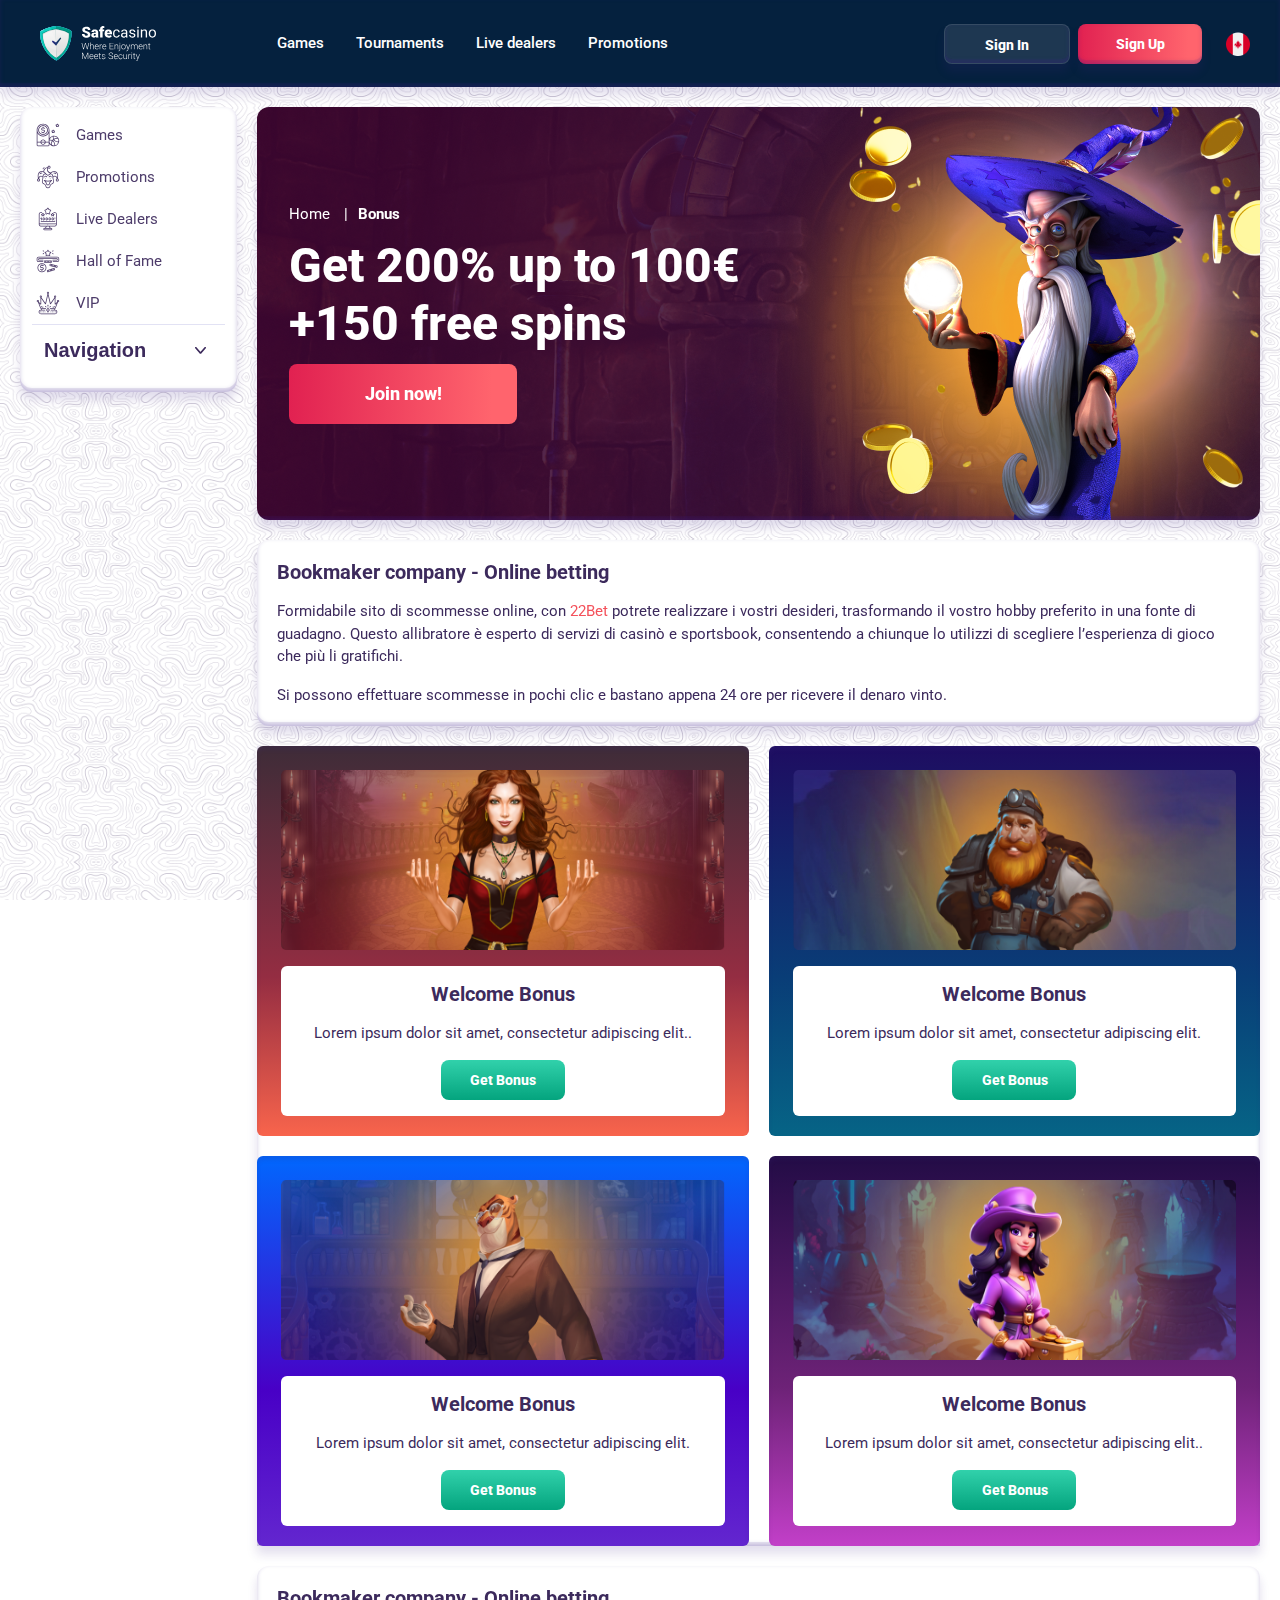
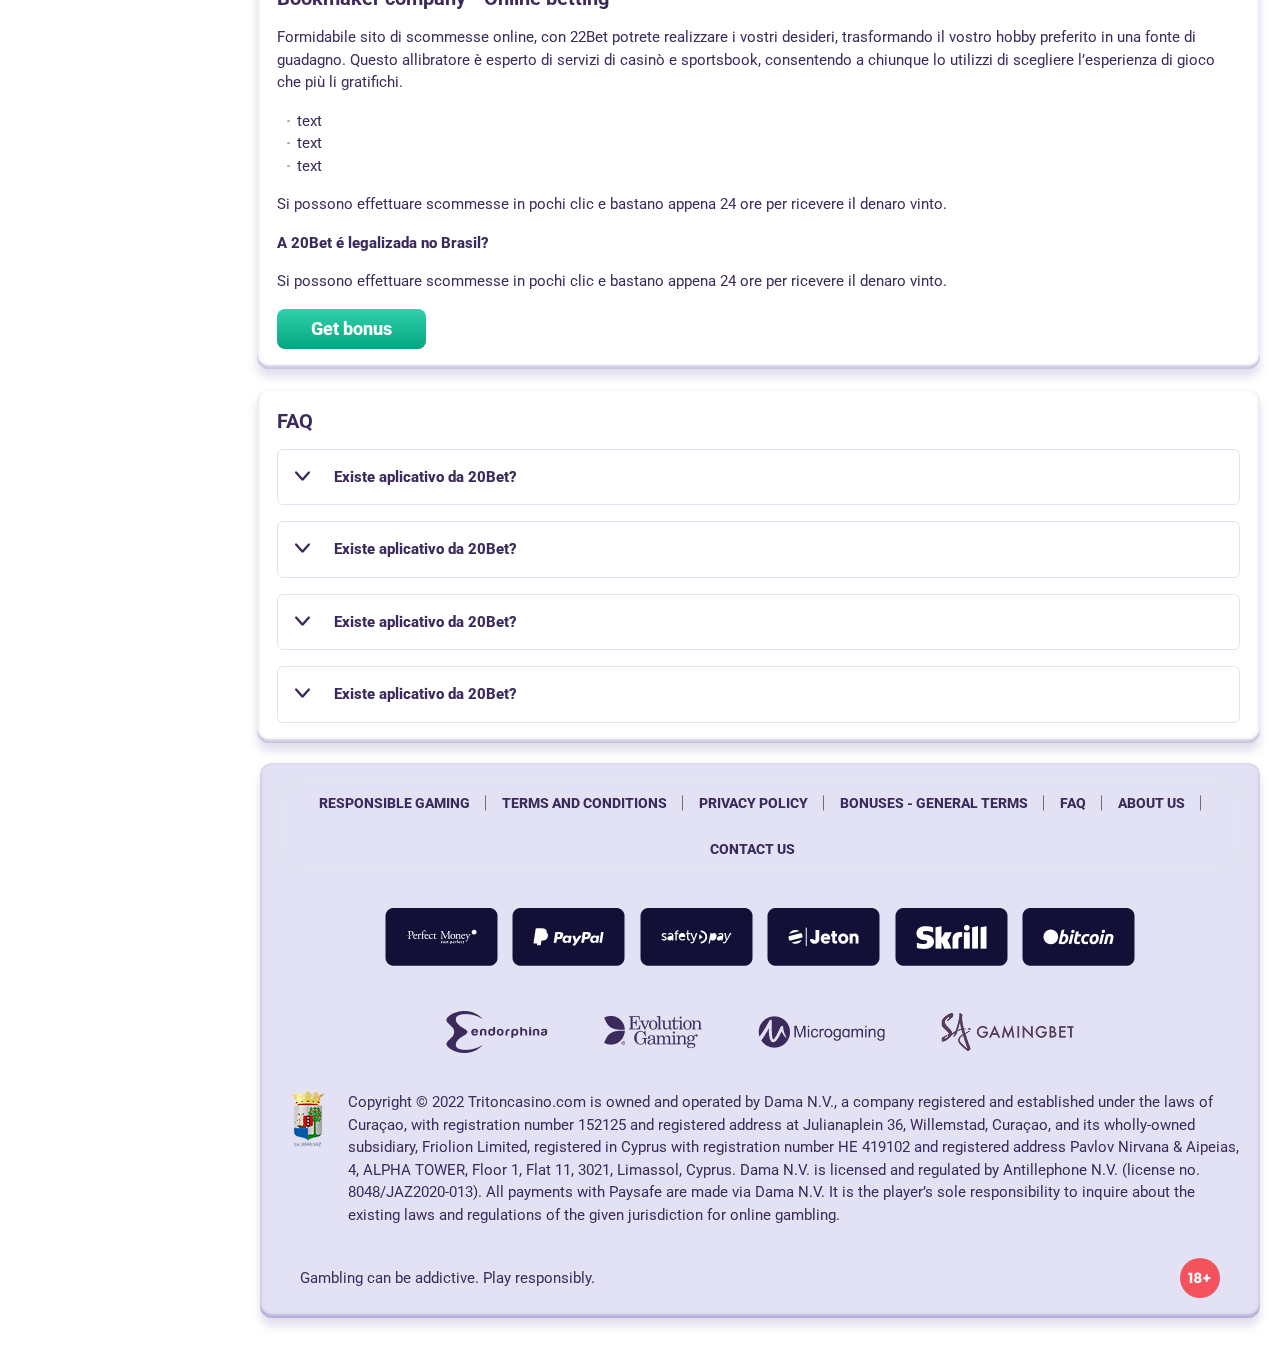
<file: bonus.html>
<!DOCTYPE html>
<html lang="ca">
  <head>
    <meta charset="UTF-8" />
    <meta name="viewport" content="width=device-width, initial-scale=1.0" />
    <title>Get 200% up to 100€
      +150 free spins</title>
    <meta
      name="description"
      content="A 20Bet apostas online é a novidade mais relevante no mercado de apostas do Brasil"
    />
    <meta property="og:site_name" content="Slotsgem Casino" />
    <meta
      property="og:title"
      content="Get 200% up to 100€
      +150 free spins"
    />
    <meta property="og:type" content="website" />
    <meta property="og:url" content="http://safe-casino.ca/" />
    <meta property="og:image" content />
    <meta property="og:image:alt" content />
    <meta property="og:locale" content="ca" />
    <meta
      property="og:description"
      content="A 20Bet apostas online é a novidade mais relevante no mercado de apostas do Brasil"
    />
    <link rel="preconnect" href="https://fonts.googleapis.com" />
    <link rel="preconnect" href="https://fonts.gstatic.com" crossorigin />
    <link
      href="https://fonts.googleapis.com/css2?family=Poppins:wght@400;500;600;700;900&family=Roboto&family=Roboto+Condensed:ital,wght@0,100..900;1,100..900&display=swap"
      rel="stylesheet"
    />
    <link rel="stylesheet" href="./css/reset.css" />
    <link rel="stylesheet" href="./css/main.css" />
    <link rel="stylesheet" href="./css/media.css" />
    <link rel="icon" href="./images/favicon.png" type="image/x-icon" />
    <script
      src="https://code.jquery.com/jquery-3.6.1.min.js"
      integrity="sha256-o88AwQnZB+VDvE9tvIXrMQaPlFFSUTR+nldQm1LuPXQ="
      crossorigin="anonymous"
    ></script>
  </head>
  <body>
    <header class="header">
      <section class="content header__content">
        <a href="#" class="logo header__logo"
          ><img src="./images/logo.svg" alt="logo" title=""
        /></a>
        <button class="header__btn-menu">
          <svg
            width="16px"
            height="16px"
            viewBox="0 0 16 16"
            xmlns="http://www.w3.org/2000/svg"
          >
            <rect y="0" width="16" height="3" rx="1.5"></rect>
            <rect y="6.5" width="16" height="3" rx="1.5"></rect>
            <rect y="13" width="16" height="3" rx="1.5"></rect>
          </svg>
        </button>
        <nav class="menu header__menu">
          <ul class="header__menu-list">
            <li><a href="#">Games</a></li>
            <li><a href="#">Tournaments</a></li>
            <li><a href="#">Live dealers</a></li>
            <li><a href="#">Promotions</a></li>
          </ul>
          <div class="header__btn">
            <a
              href="#"
              class="header__button header__button-login header__btn-login"
              >Sign In
            </a>
            <a
              href="#"
              class="header__button header__button-signin header__btn-signin"
              >Sign Up</a
            >
          </div>
        </nav>
        <a href="#" class="header__button header__button-login">Sign In </a>
        <a href="#" class="header__button header__button-signin">Sign Up</a>

        <a class="header__country" href="#">
          <span><img src="./images/flag.png" alt="Sweden Flag" title /></span>
        </a>
      </section>
    </header>
    <main class="main">
      <aside class="sidebar-wrapper">
        <section class="content sidebar">
          <nav class="menu sidebar__menu">
            <ul>
              <li >
                <a href="#" ><img class="icon-default" src="./images/sidebar/games.svg" alt=" Games"  title/>Games</a>
                 
              </li>
              <li >
                <a href="#" > <img class="icon-default" src="./images/sidebar/promotions.svg"  alt="Promotions"  title/>
                  
                  <span>Promotions</span></a>
              </li>    
              <li >
                <a href="#" ><img class="icon-default" src="./images/sidebar/live.svg" alt="Live Dealers"  title/>
                 Live Dealers</a>
              </li>
              <li >
                <a href="#" ><img class="icon-default" src="./images/sidebar/hall.svg" alt="Hall of Fame" title>
                  Hall of Fame</a>
              </li>
              <li >
                <a href="" ><img class="icon-default" src="./images/sidebar/vip.svg" alt="vip" title/>  VIP</a>
              </li>
            </ul>
          </nav>
          <div class="sidebar__navigation">
          <button class="sidebar__links-button">Navigation</button>
          <div class="sidebar__links">
            <ul class="sidebar__links-list">
              <li><a href="#" title>Review of 22Bet</a></li>
              <li><a href="#" title>Registration</a></li>
              <li><a href="#" title>22Bet Betting Expert Reviews</a></li>
              <li><a href="#" title>Layouts and navigation</a></li>
              <li><a href="#" title>Sports betting</a></li>
              <li><a href="#" title>Sports offers</a></li>
              <li><a href="#" title>Live betting</a></li>
              <li><a href="#" title>Cash out</a></li>
              <li><a href="#" title>Live stream</a></li>
            </ul>
          </div>
        </div>
        </section>
      </aside>

      <section class="content__wrapper">
        <section class="content hero hero__bonus">
          <div class="background hero__background">
            <img src="./images/bonus/bg-bonus.png" alt="hero" title />
          </div>

          <div class="hero__data hero__data-bonus">
            <ul
              class="breadcrumbs"
              itemscope
              itemtype="https://schema.org/BreadcrumbList"
            >
              <li
                itemprop="itemListElement"
                itemscope
                itemtype="https://schema.org/ListItem"
              >
                <a href="#" itemprop="item">
                  <span itemprop="name">Home</span></a
                >
                <meta itemprop="position" content="1" />
              </li>
              <li
                itemprop="itemListElement"
                itemscope
                itemtype="https://schema.org/ListItem"
              >
                <a href="#" itemprop="item"> <span itemprop="name">Bonus</span></a>
                <meta itemprop="position" content="2" />
              </li>
            </ul>
            <h1 class="title general hero__title hero__title-page">
              Get 200% up to 100€
              +150 free spins
            </h1>
            
            <a href="#" class="button hero__button hero__button-bonus">Join now!</a>
          </div>
        </section>
        <section class="content page-nav">
          <div class="page-nav-button sidebar__links-button">Navigation</div>
          <ul class="page-nav-list sidebar__links-list">
            <li><a href="#" title>Review of 22Bet</a></li>
            <li><a href="#" title>Registration</a></li>
            <li><a href="#" title>22Bet Betting Expert Reviews</a></li>
            <li><a href="#" title>Layouts and navigation</a></li>
            <li><a href="#" title>Sports betting</a></li>
            <li><a href="#" title>Sports offers</a></li>
            <li><a href="#" title>Live betting</a></li>
            <li><a href="#" title>Cash out</a></li>
            <li><a href="#" title>Live stream</a></li>
          </ul>
        </section>
        <section class="content article">
          <h2 class="article__title high title">
            Bookmaker company - Online betting
          </h2>
          <p>
            Formidabile sito di scommesse online, con
            <a href="#" class="article__link">22Bet</a> potrete realizzare i vostri desideri, trasformando il vostro hobby preferito in una fonte di guadagno. Questo allibratore è esperto di servizi di casinò e sportsbook, consentendo a chiunque lo utilizzi di scegliere l’esperienza di gioco che più li gratifichi.
          </p>
          <p>Si possono effettuare scommesse in pochi clic e bastano appena 24 ore per ricevere il denaro vinto.</p>
        </section>
        <section class="content bonuses">
          <ul class="bonuses__list">
              <li class="bonuses__item">
                
                 <div class="bonuses__img">
                    <img src="./images/bonus/banner-bonus1.png" alt="" title="">
                 </div>
                 <div class="bonuses__desc">
                  <h2 class="title high bonuses__title">Welcome Bonus</h2>
                  <p>Lorem ipsum dolor sit amet, consectetur adipiscing elit..</p>
                       <div class="bonuses__buttons">
                          <a href="#" class="button bonuses__button">Get Bonus</a>
                          
                       </div>
                  </div>
              </li>
              <li class="bonuses__item">
                
                  <div class="bonuses__img">
                     <img src="./images/bonus/banner-bonus2.png" alt="" title="">
                  </div>
                  <div class="bonuses__desc">
                   <h2 class="title high bonuses__title">Welcome Bonus</h2>
                   <p>Lorem ipsum dolor sit amet, consectetur adipiscing elit.</p>
                        <div class="bonuses__buttons">
                           <a href="#" class="button bonuses__button">Get Bonus</a>
                           
                        </div>
                   </div>
               </li>
               <li class="bonuses__item">
                
                  <div class="bonuses__img">
                     <img src="./images/bonus/banner-bonus3.png" alt="" title="">
                  </div>
                  <div class="bonuses__desc">
                   <h2 class="title high bonuses__title">Welcome Bonus</h2>
                   <p>Lorem ipsum dolor sit amet, consectetur adipiscing elit.</p>
                        <div class="bonuses__buttons">
                           <a href="#" class="button bonuses__button">Get Bonus</a>
                           
                        </div>
                   </div>
               </li>
               <li class="bonuses__item">
                
                  <div class="bonuses__img">
                     <img src="./images/bonus/banner-bonus4.png" alt="" title="">
                  </div>
                  <div class="bonuses__desc">
                   <h2 class="title high bonuses__title">Welcome Bonus</h2>
                   <p>Lorem ipsum dolor sit amet, consectetur adipiscing elit..</p>
                        <div class="bonuses__buttons">
                           <a href="#" class="button bonuses__button">Get Bonus</a>
                           
                        </div>
                   </div>
               </li>
           
           </ul>
        </section>
        <section class="content article">
          <h2 class="article__title high title">
            Bookmaker company - Online betting
          </h2>
          <p>
            Formidabile sito di scommesse online, con 22Bet potrete realizzare i vostri desideri, trasformando il vostro hobby preferito in una fonte di guadagno. Questo allibratore è esperto di servizi di casinò e sportsbook, consentendo a chiunque lo utilizzi di scegliere l’esperienza di gioco che più li gratifichi.
          </p>
          
          <ul >
            <li >text</li>
                  <li >text</li>
                  <li >text</li>
          </ul>
          <p>Si possono effettuare scommesse in pochi clic e bastano appena 24 ore per ricevere il denaro vinto.</p>
          <h3>A 20Bet é legalizada no Brasil?</h3>
          <p>Si possono effettuare scommesse in pochi clic e bastano appena 24 ore per ricevere il denaro vinto.</p>
          <a href="#" class="button article__button">Get bonus</a>
        </section>
        <section class="content faq">
          <h2 class="title high faq__title">FAQ</h2>
          <ul class="faq__list" itemscope itemtype="https://schema.org/FAQPage">
            <li class="faq__item"  itemscope itemprop="mainEntity" itemtype="https://schema.org/Question">
              <h3 class="title medium faq__subtitle js-button-expander"  itemprop="name">Existe aplicativo da 20Bet?
               </h3>
              <div  class="faq__answer js-expand-content" itemscope  itemprop="acceptedAnswer" itemtype="https://schema.org/Answer">
                <p  itemprop="text">
                  Formidabile sito di scommesse online, con 22Bet potrete realizzare i vostri desideri, trasformando il vostro hobby preferito in una fonte di guadagno. Questo allibratore è esperto di servizi di casinò e sportsbook, consentendo a chiunque lo utilizzi di scegliere l’esperienza di gioco che più li gratifichi.
                </p>
              </div>
            </li>
            <li class="faq__item"  itemscope itemprop="mainEntity" itemtype="https://schema.org/Question">
              <h3 class="title medium faq__subtitle js-button-expander"  itemprop="name">Existe aplicativo da 20Bet?</h3>
              <div class="faq__answer js-expand-content" itemscope  itemprop="acceptedAnswer" itemtype="https://schema.org/Answer">
                <p  itemprop="text">
                  Formidabile sito di scommesse online, con 22Bet potrete realizzare i vostri desideri, trasformando il vostro hobby preferito in una fonte di guadagno. Questo allibratore è esperto di servizi di casinò e sportsbook, consentendo a chiunque lo utilizzi di scegliere l’esperienza di gioco che più li gratifichi.
                </p>
              </div>
            </li> 
             <li class="faq__item"  itemscope itemprop="mainEntity" itemtype="https://schema.org/Question">
              <h3 class="title medium faq__subtitle js-button-expander"  itemprop="name">Existe aplicativo da 20Bet?</h3>
              <div class="faq__answer js-expand-content" itemscope  itemprop="acceptedAnswer" itemtype="https://schema.org/Answer">
                <p  itemprop="text">
                  Formidabile sito di scommesse online, con 22Bet potrete realizzare i vostri desideri, trasformando il vostro hobby preferito in una fonte di guadagno. Questo allibratore è esperto di servizi di casinò e sportsbook, consentendo a chiunque lo utilizzi di scegliere l’esperienza di gioco che più li gratifichi.
                </p>
              </div>
            </li> 
            <li class="faq__item"  itemscope itemprop="mainEntity" itemtype="https://schema.org/Question">
              <h3 class="title medium faq__subtitle js-button-expander"  itemprop="name">Existe aplicativo da 20Bet?</h3>
              <div class="faq__answer js-expand-content" itemscope  itemprop="acceptedAnswer" itemtype="https://schema.org/Answer">
                <p  itemprop="text">
                  Formidabile sito di scommesse online, con 22Bet potrete realizzare i vostri desideri, trasformando il vostro hobby preferito in una fonte di guadagno. Questo allibratore è esperto di servizi di casinò e sportsbook, consentendo a chiunque lo utilizzi di scegliere l’esperienza di gioco che più li gratifichi.
                </p>
              </div>
            </li> 
            
          </ul>
        </section>
      </section>
    </main>
    <footer class="footer">
      <section class="content footer__content">
       
        <ul class="footer__menu">
          <li><a href="#">RESPONSIBLE GAMING</a></li>
          <li><a href="#">TERMS AND CONDITIONS</a></li>
          <li><a href="#">PRIVACY POLICY</a></li>
          <li><a href="#">BONUSES - GENERAL TERMS</a></li>
          <li><a href="#">FAQ</a></li>
          <li><a href="#">ABOUT US</a></li>
          <li><a href="#">CONTACT US</a></li>
         
        </ul>
        <ul class="footer__cards">
          <li>
            <a href="#"><img src="./images/perfect.png" alt="cards" title /></a>
          </li>
          <li>
            <a href="#"><img src="./images/paypal.png" alt="cards" title /></a>
          </li>
          <li>
            <a href="#"
              ><img src="./images/safety.png" alt="cards" title
            /></a>
          </li>
          <li>
            <a href="#"><img src="./images/jeton.png" alt="cards" title /></a>
          </li>
          <li>
            <a href="#"><img src="./images/scrill.png" alt="cards" title /></a>
          </li>
          <li>
            <a href="#"><img src="./images/bitcoin.png" alt="cards" title /></a>
          </li>
          
        </ul>
        <ul class="footer__cards footer__cards-last">
          <li>
            <a href="#"><img src="./images/endorfina.png" alt="cards" title /></a>
          </li>
          <li>
            <a href="#"><img src="./images/evolution.png" alt="cards" title /></a>
          </li>
          <li>
            <a href="#"
              ><img src="./images/micro.png" alt="cards" title
            /></a>
          </li>
          <li>
            <a href="#"><img src="./images/gaming.png" alt="cards" title /></a>
          </li>
          
          
        </ul>
        <div class="footer__wrap">
          <img src="./images/footer-frame.png" alt="logo" title />
          <p>
            Copyright &copy; 2022 Tritoncasino.com is owned and operated by Dama N.V., a company registered and established under the laws of Curaçao, with registration number 152125 and registered address at Julianaplein 36, Willemstad, Curaçao, and its wholly-owned subsidiary, Friolion Limited, registered in Cyprus with registration number HE 419102 and registered address Pavlov Nirvana & Aipeias, 4, ALPHA TOWER, Floor 1, Flat 11, 3021, Limassol, Cyprus. Dama N.V. is licensed and regulated by Antillephone N.V. (license no. 8048/JAZ2020-013). All payments with Paysafe are made via Dama N.V. It is the player’s sole responsibility to inquire about the existing laws and regulations of the given jurisdiction for online gambling.
          </p>
        </div>
        <div class="footer__wrapp">
          
          <p>
            Gambling can be addictive. Play responsibly.
          </p>
          <img src="./images/age.svg" alt="age" title />
        </div>
      </section>
    </footer>
    <script src="./js/sidebar.js" defer></script>
    <script src="./js/expander.js" defer></script>
    <script src="./js/mobile-menu.js" defer></script>
  </body>
</html>
</file>
<file: css/main.css>
html {
  scroll-behavior: smooth;
  text-size-adjust: 100%;
  box-sizing: border-box;
  
}

body {
  display: block;
  position: relative;
  width: 100%;
  font-family: "Roboto", sans-serif;
  font-size: 15px;
  font-weight: 400;
  line-height: 22.5px;
  text-align: left;
  color: #3C2A5C;
  overflow-x: hidden;
}

body::before {
  content: "";
  position: fixed;
  top: 0;
  left: 0;
  width: 100%;
  height: 100%;
  background: url(../images/bg-body.png) repeat;
  background-size: 15%;
  opacity: 0.3; 
  pointer-events: none;
}

.content {
  display: block;
  position: relative;
  width: 100%;
  max-width: 1163px;
  overflow: hidden;
  border-radius: 12px;
  background: #FFFFFF;
  box-shadow: 
    0px 8px 10px 0px #3D1F8626, 
    0px -4px 0px 0px #3D1F861A inset, 
    0px -2px 4px 0px #3D1F8640 inset;

  padding: 20px;
  margin: 0 auto 20px auto;
}

h1,
h2,
h3,
h4,
.title {
  display: block;
  position: relative;
  font-size: 48px;
  font-weight: 800;
  line-height: 57.6px;
  text-align: center;
  color:#Ffffff;
}

h2,
.title.high {
  display: flex;
  justify-content: flex-start;
  align-items: center;
  font-size: 20px;
  line-height: 24px;
  font-weight: 700;
  color:#3C2A5C;
  text-align: left;
  margin-bottom: 16px;
}

h3,
title.medium {
  font-size: 15px;
  font-weight: 800;
  line-height: 22.5px;
  text-align: left;
  color: #3C2A5C;
}
h4,
title.mini {
  font-size: 28px;
  font-weight: 700;
  line-height: 32px;
  text-align: center;
  color: #ffd400;
}

article > *,
.article > *,
.desk > * {
  margin-top: 16px;
}

article > *:first-child,
.article > *:first-child,
.desk > *:first-child {
  margin-top: 0 !important;
}

article > h2,
.article > h2,
.desk > h2 {
  margin-top: 32px;
}

article > h3,
.article > h3,
.desk > h3 {
  margin-top: 16px;
}
article > h4,
.article > h4,
.desk > h4 {
  margin-top: 16px;
}

.button
 {
  position: relative;
  width: 228px;
  height: 60px;
  background: linear-gradient(91.42deg, #E12151 0%, #FF646D 88.65%);
  border-radius: 8px;
  overflow: hidden;
  font-size: 18px;
  font-weight: 800;
  line-height: 21.6px;
  text-align: center;
  text-decoration: none;
  color: #ffffff;
  white-space: nowrap;
  cursor: pointer;
  padding: 19px 74.5px;
  margin: 0 auto;
  transition: all 0.5s;
}




.button:hover {
  transform: scale(1.1);
}

.header__button {
  position: relative;
  min-width: 124px;
  height: 40px;
  font-size: 14px;
  font-weight: 800;
  line-height: 22.4px;
  text-align: center;
  text-decoration: none;
  text-transform: capitalize;
  border-radius: 8px;
  white-space: nowrap;
  color: #FFFFFF;
  cursor: pointer;
  padding: 9px 37px;
  margin: 0 auto;
  box-shadow: 
    0px 8px 10px 0px #3D1F8626, 
    0px -4px 0px 0px #3D1F861A inset, 
    0px -2px 4px 0px #3D1F8640 inset;
}

.header__button-signin{
  background: linear-gradient(91.42deg, #E12151 0%, #FF646D 88.65%);
  
  margin-right: 24px;
  margin-left: 0;
  transition: all 0.5s;
}

.header__button-signin:hover {
  background: #FFFFFF1A; 
  border: 1px solid #FFFFFF1A;
}

.header__button-login {
  background: #FFFFFF1A;
  border: 1px solid #FFFFFF1A;
  margin-left: auto;
  margin-right: 8px;
  padding: 9px 40px;
}

.header__button-login:hover {
  background: linear-gradient(91.42deg, #E12151 0%, #FF646D 88.65%);

}

.header,
.main,
.footer {
  display: flex;
  position: relative;
  justify-content: space-between;
  align-items: center;
  width: 100%;
  max-width: 1440px;
  padding: 20px;
  margin: 0 auto;
}

.background,
.hero__background {
  display: block;
  position: absolute;
  bottom: 0;
  left: 0;
  height: 100%;
  width: 100%;
  overflow: hidden;
}

.background img,
.hero__background img {
  position: relative;
  display: block;
  width: 100%;
  height: 100%;
  object-fit: cover;
}
.images img {
  border-radius: 6px;
  width: 100%;
  height: 100%;
  overflow: hidden;
}

/* -------------------HEADER---------------- */

.header {
  position: fixed;
  top: 0;
  left: 0;
  right: 0;
  background: #05213E;
  padding: 0;
  z-index: 100;
  max-width: 100%;
}

.header__content {
  display: flex;
  align-items: center;
  flex-direction: row;
  max-width: 1440px;
  max-height: 87px;
  border-radius: 0;
  background:#05213E;
  padding: 20px;
  margin-bottom: 0;
}

.logo {
  display: block;
  position: relative;
  flex: 0 0 116px;
  margin-right: 121px;
  padding: 20px 0;
  transition: all 0.5s;
}

.header__logo {
  margin-left: 20px;
}

.logo:hover {
  transform: scale(1.2);
}

.logo img {
  display: block;
  position: relative;
  width: auto;
  max-height: 47px;
}

.header__menu {
  display: flex;
  white-space: nowrap;
  max-height: calc(100vh - 87px);
  overflow-y: auto;
}

.header__menu-list {
  display: flex;
  flex: 1 1 auto;
  flex-direction: row;
  justify-content: center;
  align-items: center;
  white-space: nowrap;
  gap: 32px;
}

.header__menu-list li {
  display: block;
  text-align: left;
  transition: all 0.5s;
}

.header__menu-list li a {
  display: block;
  color: #ffffff;
  font-weight: 500;
  padding: 20px 0;
}

.header__menu li a:hover {
 color: #E12151;

}
.header__country {
  margin-right: 10px;
}

.header__country span {
  display: inline-block;
}

.header__country img {
  width: 24px;
  height: 24px;
  vertical-align: middle;
}

.header__btn {
  display: none;
}
/* -------------- header__btn-menu-----------*/

.header__btn-menu {
  display: block;
  flex: 0 1 auto;
  min-width: 0;
  background: #FFFFFF1A;

  border: 1px solid #ffffff;
  padding: 12px;
  order: 3;
  transition: all 0.5s;
}

svg {
  position: relative;
  fill: #E12151;
  line-height: 1;
  vertical-align: 1;
}

.header__btn-menu {
  display: none;
}

/* -------------main------------- */
.main {
  padding-top: 107px;
  padding-bottom: 0;
}

.content__wrapper {
  display: block;
  position: relative;
  flex: 1 1 100%;
  margin-left: 20px;
}

/* -------------sidebar--------- */

.sidebar-wrapper {
  display: block;
  position: relative;
  align-self: stretch;
  flex: 0 0 217px;
}
.sidebar {
  position: sticky;

  top: 80px;
  bottom: 20px;
  background: #FFFFFF;
  padding: 12px;
  overflow-y: auto;
 
}

.sidebar::-webkit-scrollbar {
  display: none;
}

.sidebar__menu ul li a {
  display: block;
  position: relative;
  color: #4D3C6A;
  transition: all 0.5s;
  display: flex;
  align-items: center;
}

.sidebar__menu ul li a:hover {
  color: #E12151;
}

/*  */

.sidebar__menu ul li{
  display: flex;
  align-items: center;
}


.sidebar__menu ul li + li {
  margin-top: 10px;
}
.sidebar__menu li a img {
  min-width: 32px;
  min-height: 32px;
  margin: auto;
  margin-right: 12px;
  vertical-align: middle;
}



.sidebar__menu ul::after {
  content: "";
  display: block;
  position: relative;
  height: 1px;
  width: 100%;

  background: #E2E2F4;
  margin: 5px 0;
}

.sidebar__links-button {
  position: relative;
  font-size: 20px;
  font-weight: 700;
  line-height: 24px;
  color: #3C2A5C;
  text-align: left;
  background: none;
  white-space: normal;
  padding-right: 60px;
  margin-bottom: 10px;
  transition: all 0.5s;
}

.sidebar__navigation{
  
  padding: 8px 12px;
 border-radius: 8px;

}

.sidebar__links-button::after {
  content: "";
  display: block;
  position: absolute;
  right: 0;
  top: 7px;
  width: 12px;
  height: 12px;
  background: url(../images/ArrowDown-faq.svg) no-repeat center center / contain;
  transition: all 0.5s;
}

.sidebar__links-button.active::after {
  background: url(../images/ArrowUp-faq.svg) no-repeat center center / contain;
  transition: all 0.5s;
 
}

.sidebar__links-list li a {
  position: relative;
  display: block;
  color: #4D3C6A;
  transition: all 0.5s;
 
}


.sidebar__links-list.active {
  display: block;
}

.sidebar__links-list li a:hover{
  color: #E12151;
}


.sidebar__links-list li + li {
  padding-top: 12px;
}

.page-nav-button {
  margin-bottom: 0;
  cursor: pointer;
}

.sidebar__links-list,
.page-nav-list {
  overflow: hidden;
  max-height: 0;
  transition: max-height 0.5s ease;
}

.sidebar__links-list.active,
.page-nav-list.active {
  display: block;
  max-height: 1000px;
}

.page-nav-list.active {
  margin-top: 20px;
}

.page-nav {
  display: none;
}

/* -----------hero------ */

.hero {
  display: flex;
  justify-content: flex-start;
  min-height: 413px;
  height: 413px;
  padding: 0;
  border-radius: 12px;
  padding: 30px 20px 30px 0;
}

.hero__data {
  display: flex;
  flex-direction: column;
  justify-content: center;
  position: relative;
  max-width: 630px;
  height: 353px;
 
  border-radius: 12px;
  padding: 32px;

  
}

.hero__title {
  text-align: left;
  margin-bottom: 12px;
}

.hero__rating {
  display: flex;
  justify-content: flex-start;
  align-items: center;
  margin-bottom: 12px;
  font-size: 16px;line-height: 18.75px;
  font-weight: 400;
  color:#ffffff;
  }

.hero__rating p {
  margin-right: 16px;
  text-transform: uppercase;
}
.hero__rating span {
  display: flex;
  align-items: center;
  gap: 4px;
}

.hero__rating span:nth-child(1) {
  font-weight: 800;

}

.hero__text {
  margin-bottom: 24px;
  text-align: left;
  color:#ffffff;
}
.hero__button {
  margin-left:0;
  z-index: 3;
}
/* -------------article--------------- */

.article .article__subtitle {
  justify-content: start;
  font-size: 20px;
  line-height: 32px;
  color: #ffffff;
  padding: 0;
  margin: 16px 0 0 0;
  text-decoration: none;
}

.article__button,
.ratings__button {
  display:flex;
  justify-content: center;
  align-items: center;
  width: 124px;
  background: linear-gradient(180deg, #31D1AB 0%, #04A47E 100%);
  height: 40px;
  margin-top: 16px;
  margin-right: auto;
  margin-left: 0;
}

.article ul li {
  position: relative;
  padding-left: 20px;
}

.article ul li::before
 {
  content: "";
  position: absolute;
  display: block;
  width: 3px;
  height: 1px;
  border-radius: 50%;
  top: 50%;
  transform: translateY(-50%);
  left: 10px;
  background: #4D3C6A;
}

/* для нумерованого списка */

.article ol {
  counter-reset: ol;
  position: relative;
  
}

.article ol li {
  counter-increment: ol; 
  position: relative; 
  padding-left: 20px;}

.article ol li::before {
  content: counter(ol) "."; 
  display: inline-block;
  position: absolute;
  font: inherit;
  font-weight: 700;
  color: inherit;
  left: 0;
  top: 50%;
  transform: translateY(-50%);
}
/*  */

/* ---------features---------------- */
.features {

  width: 100%;
  margin-bottom: 20px;
}

.features__wrapp {
  position: relative;
  display: flex;
  flex-direction: column;
  overflow: hidden;
  
}

.features__banner {
  position: relative;
  top: 0;
  left: 0;
  align-items: center;
  flex-direction: column;
}

.features-banner__background {
  position: relative;
  height: 100%;
}

.features-banner__background img {
  position: relative;
  width: 100%;
  height: 100%;
  border-radius: 12px;
  background-size: cover;
  background-position: center;
  
}
.features .content__wrapp-last{
  flex-direction: row-reverse;

}

.features-banner__data {
  display: flex;
  position: absolute;
  justify-content: center;
  align-items: center;
  flex-direction: column;
  top: 50%;

  left: 50%;
  max-width: 453px;
  max-height: 262px;
  text-align: center;
  transform: translate(-50%, -50%);
  background: #0B0C21F2;
  border-radius: 16px;
  padding: 40px 38.5px;
  z-index: 3;
}


.features-banner__title {
  font-size: 32px;
  font-weight: 700;
  line-height: 48px;
  margin-bottom: 16px;
  color: #ffd400;
  white-space: nowrap;
  text-decoration: none;
}

.features-banner__title span {
  font-size: 20px;
  font-weight: 700;
  line-height: 32px;
  color: #ffffff;
  margin-bottom: 40px;
}

.features__button{
  z-index: 3;
  margin-right: 0;
}

.features-banner__button {
  margin-left: 0;
  margin-right: 0;
}

.content__wrapp {
  display: flex;
  flex-direction: row;
  gap:20px;

}

.features__list {
  width: 50%;
}

.features__list li,.features__table tr{
  display: flex;
  flex-direction: row;
  position: relative;
  background: transparent; 
  padding: 12.5px 16px;

}

.features__list li:not(:last-child),.features__table tr:not(:last-child){
  border-bottom: 1px solid #EEEEF8;
}

.features__table td:nth-child(1) {
  font-weight: 800;
}

.features__list li + li,
.features__table tr
 {
  margin-top: 8px;
}
.features__list li::before {
  content: "";
  display: block;
  position: relative;
  min-width: 24px;
  height: 24px;
  background: url(../images/main/features-icon.svg) no-repeat center
    center/contain;
  vertical-align: middle;
  margin-right: 20px;
}




.features__table table {
  width: 100%;
}



.features__table tr:first-child {
  margin-top: 0;
}
.features__table td {
  width: 50%;
  
}

/* -------------banner---------------- */

.banner {
  display: flex;
  align-items: flex-start;
  justify-content: flex-start;
  overflow: hidden;
  
  width: 50%;
  padding: 79px 40px;
  
    border-radius: 6px;
    margin-bottom: 0;
}



.banner__info {
  display: flex;
  flex-direction: column;
  align-items: flex-start;
  position: relative;
  width: 50%;
  min-width: 453px;
  text-align: left;

  padding:  33px 33px 33px 0;
}

.banner .banner__title-main {
  flex-direction: column;
  align-items: flex-start;
  font-weight: 700;
  line-height: 24px;
  font-size: 20px;
  color: #ffffff;
  text-transform: capitalize;
  margin-bottom: 32px;
}

.banner .banner__title::after {
  display: none;
}

.banner__title-main > *:last-child {
  color: #FDD65B;
  font-size: 48px;
  line-height: 57.6px;
  margin-top: 4px;
  font-weight: 800;
}

.banner .banner__background img{
  object-position: 100%;
}

.banner__button {
  width: 124px;
  height: 40px;
  display: flex;
    justify-content: center;
    align-items: center;
 
  background: linear-gradient(180deg, #31D1AB 0%, #04A47E 100%);
 margin-left: 0;
}

/* ------------ratings------------------- */

.ratings__list {
  margin-top: 16px;
  display: flex;
  justify-content: space-between;
  flex-wrap: wrap;
  gap: 8px;
  margin-bottom: 16px;
}

.ratings__list li {
  position: relative;
  display: flex;
  justify-content: center;
  flex-direction: column;
  width: calc(33.333% - 10px);
  background: linear-gradient(180deg, #31D1AB 0%, #04A47E 100%);
  ;
  border-radius: 6px;
  padding:12px 16px;
  box-shadow: 0px 8px 10px 0px #3D1F8626, 0px -4px 0px 0px #3D1F861A inset,0px -2px 4px 0px #3D1F8640 inset;


}

.ratings__info {
  display: flex;
  flex-direction: column;
  justify-content:center;
  align-items: center;
  font-size: 15px;
  line-height: 22.5px;
  font-weight: 800;
  color: #ffffff;
  
  text-transform: capitalize;
}

.ratings__data span {
  font-weight: 400;
}


.ratings__img img{
  
  width: 16px;
  height: 16px;
}

.ratings__button{
  background: linear-gradient(91.42deg, #E12151 0%, #FF646D 88.65%);

}

/* --------faq------------- */

.faq__subtitle {
  position: relative;
  font-weight: 800;
  font-size: 15px;
  line-height: 22.5px;
  text-align: left;
  background:transparent;
  border-radius: 6px;
  border: 1px solid #E2E2F4;
  color: #3C2A5C;
  cursor: pointer;
 
  padding: 16px 20px 16px 56px;
}

.faq__list li + li {
  margin-top: 16px;
}

.faq__subtitle::after {
  content: "";
  display: block;
  position: absolute;
  top: 50%;
  transform: translateY(-50%);
  left: 16px;
  width: 16px;
  height: 16px;
  background: url(../images/faq-arrowDown.svg) no-repeat center center / contain;;
  transition: all 0.5s;
}

.faq__subtitle.active::after {
  background: url(../images/faq-arrowUp.svg) no-repeat center center / contain;
  transition: all 0.5s;
}



.faq__item{
  position: relative;
  
}

.faq__subtitle.active {
  
  color:#ffffff;
  background: linear-gradient(180deg, #31D1AB 0%, #04A47E 100%);
}

.faq__answer {
  position: relative;
  padding: 16px 20px ;
  border-radius: 6px;
  margin-top: 16px;
}

.faq__answer::before{
  content: "";
    position: absolute;
    top: 0;
    left: 0;
    right: 0;
    bottom: 0;
    border-radius: 6px;
    padding: 1px;
    background: linear-gradient(180deg, #31D1AB 0%, #04A47E 100%);
    -webkit-mask: linear-gradient(#fff 0 0) content-box, linear-gradient(#fff 0 0);
    -webkit-mask-composite: destination-out;
    mask-composite: exclude;
    z-index: 1;
}


.js-expand-content {
  display: none;
  overflow: hidden;
}
/*  */

.js-expand-content.expanded {
  height: 100%;
}


/* ---------main__arrow------ */
.main__arrow {
  display: block;
  position: fixed;
  width: 40px;
  height: 40px;
  right: 20px;
  bottom: 20px;
  background: url(../images/ArrowUp.svg) no-repeat center center / contain;
  z-index: 100;
}

/* -------footer------------ */
.footer {
  padding-top: 0;
  padding-left: 260px;
  
}

.footer__content {
  display: flex;
  flex-direction: column;
  align-items: center;
  background: #E2E2F4;
  max-width: 1163px;
  gap: 32px;
  
}

.footer__logo {
  display: flex;
  max-height: 40px;
  padding: 0;
  margin: 0 auto;
  flex: 0;
}

.footer__logo img {
  display: block;
}
.footer__menu {
  display: flex;
  flex-wrap: wrap;
  gap: 16px;
  align-items: center;
  align-content: center;
  justify-content: center;
  border-radius: 20px;
  border: 1px solid #ffffff1a;
  padding: 4px 32px;
}

.footer__menu li a {
  position: relative;
  display: block;
  font-size: 14px;
  font-weight: 800;
  line-height: 22.4px;
  color: #3C2A5C;
  padding: 4px 16px 4px 0;
  transition: all 0.5s ease;
}

.footer__menu li:not(:last-child) a::after{
  content: "";
  position: absolute;
  display: block;
  width: 1px;
  height: 50%;
  transform: translateY(-50%);
  top: 50%;
  right: 0;
  background: #706B7A;
}

.footer__menu li a:hover {
  
  
  color: #E12151;
  
}

.footer__cards {
  display: flex;
  flex-wrap: wrap;
  justify-content: center;
  align-items: center;
  gap: 14.5px;
}
.footer__cards li a {
  display: block;
}

.footer__cards li {
  transition: all 0.5s;
}

.footer__cards li:hover {
  transform: scale(1.1);
}

.footer__cards img {
  width: 100%;
  height: auto;
}

.footer__cards-last{
  gap:56px;
}

.footer__wrap,.footer__wrapp {
  display: flex;
  justify-content: space-between;
  align-items: flex-start;
  gap:12px;

}
.footer__wrap img {
  display: block;
  width: 64px;
  height: 56px;
}

.footer__wrapp{
  align-items: center;
  width: 100%;
  gap: 0;
  padding: 0 20px;
}

.footer__wrap p,.footer__wrapp p {
  color:#3C2A5C;
}

.footer__wrapp img{
  display: block;
  width: 40px;height: 40px;
  margin-left: auto;
}

/* --------------bonus-page--------------- */
.breadcrumbs {
  display: flex;
  justify-content:flex-start;
  text-align: center;
  margin-bottom: 12px;
  white-space: nowrap;
}

.breadcrumbs li:not(:last-child) a {
  padding-left: 0;
}

.hero__title-page{
  color:#ffffff;
}

.breadcrumbs li a {
  font-weight: 400;
  color: #ffffff;
  padding: 10px;
}

.breadcrumbs li:first-child a:hover {
  color: #ffd400;
}

.breadcrumbs li:last-child a {
  font-weight: 700;
}

.breadcrumbs > li:not(:last-child):after {
  content: "|";
  position: relative;
 color: #ffffff;
}

.hero__title-bonus {
  margin-bottom: 16px;
}

.article__link {
  color: #F4525C;
}

.banner__background-page {
  height: 173px;
  max-height: 100%;
  object-fit: cover;
  
}


.banner__background-page img{
  display: block;
  height: 100%;
  width: 100%;
  object-fit: cover;
  

  
}

.content.bonuses {
  padding: 0;
  background: none;
  border-radius: 0;
}

.bonuses__list {
  display: flex;
  flex-wrap: wrap;
  gap: 20px;
}

.bonuses__item {
  background: linear-gradient(0deg, #F8644C 0%, #942D42 40.8%, #3E2C38 100%);
  position: relative;
  width: calc(50% - 10px);
min-height: 401px;
  border-radius: 6px;
  padding: 24px;
  overflow: hidden;
  box-shadow: 0px 4px 4px 0px #3E257D26 inset;

}

.bonuses__item:nth-child(2){
  background: linear-gradient(0deg, #066486 0%, #093D77 40.8%, #1E0D61 100%);

}
.bonuses__item:nth-child(3){
  background: linear-gradient(180deg, #0167FE 0%, #4800C6 60%, #6326CF 100%);


}
.bonuses__item:nth-child(4){
  background: linear-gradient(0deg, #C23FC8 0%, #6D2277 40.8%, #230C46 100%);


}

.bonuses__item > * {
  position: relative;
}

.bonuses__item + .bonuses__item {
  margin-top: 0;
}

.bonuses__item:before {
  display: none;
}


.bonuses__img img {
  display: block;
  width: 100%;
  height: auto;
  
}

.bonuses__desc {
  background: #Ffffff;
  max-width: 523px;
  height: auto;

  text-align: center;
  padding: 16px; 
  border-radius: 6px;
  position: absolute;
  bottom: 20px;
  left: 24px;right: 24px;

  
}

.bonuses__desc p{
  color:#3C2A5C;
  margin-top: 4px;
}

.title.bonuses__title {
  flex-direction: column;
  color: #3C2A5C;
  border: none;
  position: relative;
  font-size: 20px;
  line-height: 24px;
}

.title.bonuses__title::after{
  display: none;
}

.bonuses__buttons {
  display: inline-flex;
  justify-content: center;
  flex-wrap: wrap;
  gap: 8px;
  margin-top: 16px;
}


.bonuses__button:first-child {
  width: 124px;
  height: 40px;
  padding: 9px 29.5px;
  font-size: 14px;line-height: 22.4px;font-weight: 800;
  background: linear-gradient(180deg, #31D1AB 0%, #04A47E 100%);

  color: #ffffff;
  
  
}
.hero__button-page{
  background: #FF4949;

}

.article__list li + li {
  margin-top: 8px;
}

.banner__wrapper{
  display: flex;
  flex-wrap: wrap;
  flex-direction: column;
  gap:20px;
  padding: 0;
  background: none;
}

/* --------------------app-page------------- */
.banner__app {
  position: relative;
  display: flex;
  flex-direction: row-reverse;
  align-items: center;
  min-height: 220px;
  border-radius: 6px;

  padding: 24px 40px;
}
.banner__logo {
  max-width: 225px;
  flex: 0 0 225px;
  margin-left: 0;
  margin-right: 196px;
  z-index: 3;
}

.banner__logo img {
  max-height: 90px;
}

.banner__content-app {
  display: flex;
  flex-direction: row;
  align-items: center;
}
.banner__btn {
  display: flex;
  flex-direction: column;
  position: relative;
  width: 233px;
  height: 80px;
  font-size: 12px;
  font-weight: 400;
  line-height: 16px;
  text-align: center;
  text-decoration: none;
  justify-content: center;
  border-radius: 10px;
  align-items: flex-start;
  background: #FFFFFF;
  color: #05213E;
    cursor: pointer;
    text-transform: uppercase;
  padding:  16px 38px;
  padding: 16px 30px 16px 80px;
 
  margin: 0 auto;
  transition: all 0.3s ease;
  overflow: hidden;
  
}

.banner__btn:hover {
  transform: scale(1.1);
}

.banner__btn span{
  font-weight: 700;font-size: 24px;
  line-height: 32px;
  text-transform:none;
}


.banner__btn-android{
  padding: 16px 10px 16px 80px;
}

.banner__btn-app::after,
.banner__btn-android::after {
  content: "";
  position: absolute;
  left: 26px;
  
  top: 50%;
  transform: translateY(-50%);
  width: 48px;
  height: 48px;
  background: url(../images/app/apple-app.svg) no-repeat center center / contain;
}

.banner__btn-android::after {
  background: url(../images/app/Google-app.svg) no-repeat center center / contain;
}
.button__wrap-app{
  display: flex
  ;
      gap: 12px;
      flex-direction: column;
}
</file>
<file: css/media.css>
@media screen and (max-width: 1313px) {
  .rating__wrapper {
    padding-left: 0;
  }

  .table tr td:nth-child(2) img {
    width: 20px;
  }
}

@media screen and (max-width: 1292px) {
  .features {
    flex-direction: column;
  }

  .content__wrapp {
  
    margin-bottom: 20px;
  }
  .features__wrapp {
    margin-left: 0;
    border-radius: 16px;
    width: 50%;
  }

  .features-banner__background {
    width: 100%;
    max-height: 571px;
  }
}



@media screen and (max-width: 1288px) {
  .features__table td:nth-child(1) {
    width: 45%
  }
  .features__table td:nth-child(2) {
    width: 55%;
    padding-left: 5px;
  }
  
}


@media screen and (max-width: 1252px) {
  .features-banner__data {
    padding: 20px;
  }

  .features-banner__title {
    font-size: 28px;
  }
  .features-banner__title span{
    font-size: 16px;
  }
  .hero__data {
    background: rgba(0, 0, 0, 0.5);
  }
  .hero{
    padding-left: 20px;
  }
}

@media screen and (max-width: 1233px) {
  
  .table tr td:nth-child(2) img {
    width: 18px;
  }
  .ratings__wrap {
    gap: 0;
  }

  .banner__app {
    padding-left: 20px;padding-right: 20px;
  }

}

@media screen and (max-width: 1183px) {
  .ratings__wrap {
    flex-direction: column;
    align-items: center;
    gap: 20px;
    width: 100%;
    min-height: 328px;
    min-height: max-content;
  }

  
  .table tr td:nth-child(2) img {
    width: 24px;
  }
  .features-banner__title span {
    font-size: 22px;
}

  .content__wrapp {
    flex-direction: column;
  }
  .features-banner__title {
    font-size: 32px;
}

  .features__wrapp{
  width: 100%;
  height: 368px;
  }

  .features-banner__data {
    padding: 40px;
}

  .features__list {
    width: 100%;
  }
  .features .content__wrapp-last{
    flex-direction: column;
  }


  .background img{
    object-position: 99%;
  }

  .banner{
    width: 100%;

  }
}

@media screen and (max-width: 1161px) {
  .hero__background img {
    object-position: 99%;
  }

  .banner__logo{
    background: rgba(0, 0, 0, 0.5);
    border-radius: 8px;
    padding: 10px;
  }



}

@media screen and (max-width: 1060px) {


.banner__btn{
  width: 220px;
}
}

@media screen and (max-width: 1053px) {
  /* -------------------------- */
  .header__menu {
    display: none;
  }
  .header__btn-menu {
    display: block;
    background: #0b0c21;
    border: 1px solid #E12151;

    border-radius: 8px;
  }
  .header__btn-menu.active {
    background: #0b0c21;
  }

  .header__btn-menu svg {
    display: block;
    margin: 0;
  }
  .header__btn-menu svg rect {
    transform-origin: 50% 50%;
    transition: all 0.5s;
  }

  .header__btn-menu.active svg rect:nth-child(1) {
    x: -2px;
    y: 6px;
    width: 20px;
    transform: rotate(225deg);
  }

  .header__btn-menu.active svg rect:nth-child(3) {
    opacity: 0;
  }

  .header__btn-menu.active svg rect:nth-child(2) {
    x: -2px;
    y: 6px;
    width: 20px;
    transform: rotate(135deg);
  }

  .header__menu {
    display: none;
    position: fixed;
    top: 67px;
    left: 0;
    width: 100%;
    height: 0;
    overflow: hidden;
    background: #0b0c21;
    text-align: center;
    opacity: 0;
    padding: 20px 50px;
    transition: height 0.5s ease, opacity 0.5s ease;
    z-index: 100;
    overflow-y: auto;
    display: block;
  }

  .header__menu.active {
    display: block;
    height: 100vh;
    opacity: 1;
  }
  .header {
    z-index: 101;
  }
  .header__menu ul {
    display: flex;
    flex-direction: column;
    justify-content: center;
    text-align: center;
    margin-bottom: 16px;
  }
  .header__menu ul li {
    font-size: 14px;
    white-space: nowrap;
  }

  .header__menu-list li + li {
    margin-left: 0;
  }

  .header__menu ul li + li {
    margin-top: 10px;
  }
  .menu ul {
    gap: 5px;
  }

  .menu ul li:not(:last-child) {
    margin-right: 0;
  }

  .menu ul li a {
    padding-top: 5px;
    padding-bottom: 5px;
  }

  .header__btn {
    display: inline-block;
  }

  .header__btn a.header__btn-login,
  .header__btn a.header__btn-signin {
    display: block;
    min-width: 220px;
    margin-right: 0;
    padding-left: 20px;
    padding-right: 20px;
  }
  .header__btn a.header__btn-signin {
    margin-top: 16px;
  }

  /* ----------------------- */

  
}

@media screen and (max-width: 1017px) {
  .sidebar {
    display: none;
  }
  .page-nav {
    display: block;
  }
  .main {
    display: block;
  }
  .content__wrapper {
    margin-left: 0;
  }

  .footer{
    padding-left: 20px;
  }
  .header__logo {
    margin-right: auto;
  }


.banner__btn{
  width: 233px;
}

  
  .features-banner__data {
    
 
  max-width: 1000px;
  height: 400px;
}}
  

@media screen and (max-width: 807px) {
  .button__wrap-app {
    flex-direction: column;
    
  }


}

@media screen and (max-width: 750px) {

  .hero__title{
    font-size: 38px;
    line-height: 40px;
  }

  .footer__cards-last {
    gap: 20px;
  }

}


@media screen and (max-width: 649px) {
  
  .hero{
    padding: 10px;
    align-items: center;
    
  }

  .hero__data{
    height: 400px;
  }
}

@media screen and (max-width: 595px) {
  .header__button-login {
    display: none;
  }

  .features-banner__data {
    max-width: 500px;
    height: 300px;
}

.ratings__list li{
  width: calc(50% - 10px);
    
}
  
}


@media screen and (max-width: 577px) {
  .table tr td:nth-child(3) {
    display: none;
  }

  .table tr td:nth-child(2) img {
    width: 20px;
    height: 20px;
  }
  .hero {
    padding: 20px;
  }

  .footer__cards li {
    flex: 1 1 calc(33.333% - 16px);
    max-width: calc(33.333% - 16px);
  }

  .features-banner__data {
    max-width: 450px;
    height: 300px;
}

.banner__info{
    background: rgba(0, 0, 0, 0.5);
    border-radius: 6px;
    padding-left: 33px;
    width: 100%;
    min-width: 0;
  }
}


@media screen and (max-width: 536px) {

  .features-banner__title {
    font-size: 28px;
    line-height: 40px;
  }

  .features-banner__title span {
    font-size: 18px;
  }
  .features__table td:nth-child(1) {
    width: 45%;
  }
  .features__table td:nth-child(2) {
    width: 55%;
  }
.hero__data{
  padding: 16px;
  align-items: center;
}
.hero__text,.hero__title{
  text-align: center;
}
.hero__button{
  margin-left: auto;
}


.ratings__list li{
  width: 100%;
}

.footer__wrap{
  flex-direction: column;
  align-items: center;
}

.footer__wrap p{
  text-align: center;
}
}

@media screen and (max-width: 518px) {
  .footer__menu {
    gap: 10px;
    padding: 10px;
  }

  .ratings__img img {
    height: auto;
  }
  .features-banner__data {
    padding: 10px;
    
  }


}
@media screen and (max-width: 478px) {
  

  .features-banner__title {
    font-size: 22px;
    line-height: 32px;
  }

  .features-banner__title span {
    font-size: 14px;
  }

  .features__button {
    width: 220px;
  }

  .footer__wrap {
    flex-direction: column;
    align-items: center;
  }

  .footer__wrap img {
    margin-bottom: 16px;
  }

  .footer__wrap p {
    text-align: center;
  }

  .footer__cards li {
    flex: 1 1 calc(50% - 16px);
    max-width: calc(50% - 16px);
  }


}

@media screen and (max-width: 463px) {
  .header__button-signin {
    display: none;
  }

  .features__table td:nth-child(1) {
    font-weight: 400;
    font-size: 13px;
    width: 50%;
  }
  .features__table td:nth-child(2) {
    width: 50%;
    font-size: 12px;
  }

}

@media screen and (max-width: 457px) {
  .table tr td:nth-child(2) img {
    width: 18px;
    height: 18px;
  }



  .faq__subtitle {
    font-size: 18px;
  }
}

@media screen and (max-width: 455px) {
  .table tr td:nth-child(2) img {
    width: 16px;
    height: 16px;
  }

  .hero__title {
    font-size: 36px;
    line-height: 40px;
  }

  .hero__button {
    width: 220px;
  }

  .hero__text {
    margin-bottom: 16px;
  }

  h2,
  .title.high {
    font-size: 28px;
    line-height: 40px;
  }
 

  .banner__title-main > *:last-child {
    font-size: 40px;
    line-height: 50px;
  }
  .banner__info {
    padding: 16px;
  }
  .footer__menu li:not(:last-child) a::after{

    display: none;
  }
  .footer__menu li a{
    padding: 8px;
  }
}



@media screen and (max-width: 414px) {
  .table tr td:nth-child(2) img {
    display: none;
  }

  .table tr td:nth-child(3) {
    display: block;
  }

  .features__table td:nth-child(1) {
    font-size: 12px;
  }
  .features__table td:nth-child(2) {
    font-size: 11px;
    padding-left: 5px;
  }
  .features__table td {
    white-space: normal;
  }
 
}

@media screen and (max-width: 391px) {
  .hero__title {
    font-size: 32px;
  }

  .hero__data {
    padding: 10px;
  }
  .features-banner__data {
    max-width: 450px;
    
  
}
.banner{
  padding: 20px;
}
  
}

@media screen and (max-width: 376px) {
  .features-banner__title {
    font-size: 18px;
    line-height: 24px;
  }

  .features-banner__title span {
    font-size: 12px;
  }

  .features__button {
    width: 200px;
  }
  .features-banner__data {
    height: 200px;
    
}

 
  .features__wrapp {
    height: 250px;
  }
}

@media screen and (max-width: 365px) {
  

  .hero__title{
    line-height: 34px;
  }
  .hero__text{
    line-height: 20px;
  }
  .hero__rating{
    margin-bottom: 10px;
  }
}

@media screen and (max-width: 353px) {
  
   .hero__data{
    padding: 10px;
   }

   .hero__title {
    font-size: 28px;
}

.banner .banner__title-main {
  font-size: 22px;
}

.banner__title-main > *:last-child{
  font-size: 36px;
}
}


/* ------------page bonus------------- */

@media screen and (max-width: 1386px) {
  .bonuses__item {
    min-height: 390px;
  }
}

@media screen and (max-width: 1336px) {
  .bonuses__img img {
    min-height: 180px;
  }
}

@media screen and (max-width: 1293px) {
  .banner__background img {
    object-position: 5%;
  }
}

@media screen and (max-width: 1197px) {
  .bonuses__img img {
    min-height: 150px;
  }
}



@media screen and (max-width: 1113px) {
  .banner__data-bonus,
  .banner .banner__title {
    align-items: center;
  }

  .banner__data-bonus p {
    text-align: center;
  }
}

@media screen and (max-width: 1081px) {
  .banner__data-bonus {
   width: 780px;
  padding: 10px;
  }
}

@media screen and (max-width: 1081px) {
  .banner__data-bonus {
   width: 750px;
 
  }
}
@media screen and (max-width: 756px) {
.banner__wrapper .banner__bonus {
  flex-direction: column;
}
.banner__data-bonus{
  flex-direction: column;
  padding: 20px;
  width: 100%;
}
.banner__wrapper .banner__bonus{
  justify-content: center;
}

}


@media screen and (max-width: 750px) {
  .hero__title-page{
    font-size: 48px;line-height: 57.6px;
  }
}

@media screen and (max-width: 716px) {
  .banner__bonus {
    padding: 20px;
  }
}
@media screen and (max-width: 691px) {
  .banner__wrapper {
    flex-direction: column;
  }
  .banner__bonus {
    width: 100%;
  }
}

@media screen and (max-width: 593px) {
  .bonuses__item {
    width: 100%;
  }
}

@media screen and (max-width: 565px) {
  .bonuses__img img {
    min-height: 180px;
  }
}

@media screen and (max-width: 536px) {
  .breadcrumbs {
    justify-content: center;
  }
}

@media screen and (max-width: 493px) {
  .bonuses__img img {
    min-height: 240px;
  }

  .bonuses__item {
    min-height: 440px;
  }
}


@media screen and (max-width: 455px) {
  .hero__data-bonus {
    padding: 10px;
  }
  .banner__bonus{
    justify-content: center;
    align-items: stretch;
  }

  .banner__wrapper .banner__bonus {
    height: auto;
  }

  .bonuses__buttons {
    flex-direction: column;
  }

  .banner__data .banner__title{
    font-size: 22px;
    line-height: 24px;
  }

  .banner__button{
    margin-top: 16px;
  }

  .hero__title-page {
    font-size: 40px;
    line-height: 54px;
}


}

@media screen and (max-width: 391px) {
  .button-page {
    width: 200px;
  }
 
}

@media screen and (max-width: 378px) {

   .banner__bonus{
    padding: 10px;
   align-items: center
   }
}

@media screen and (max-width: 357px) {
  .banner__bonus{
    height: 260px;
  }
  .banner__data-bonus {
    padding: 10px;
    
  }

  .title.bonuses__title {
    font-size: 24px;
  }
}

/* ----------------page app ---------- */
@media screen and (max-width: 1336px) {
  .banner__background-app img {
    object-position: 5%;
  }
}

@media screen and (max-width: 754px) {
  .banner__content-app {
    flex-direction: column;
    align-items: center;
    padding: 20px;
  }

  .banner__logo {
    flex: none;
    margin-right: 0;
    margin-bottom: 12px;
  }

  .banner__content-app {

    z-index: 1;
    padding: 40px 50px;
  }

  
}


@media screen and (max-width: 423px) {

  .banner__app {
    justify-content: center;
  }

  .hero__app .hero__background img,.hero__bonus .hero__background img{
    object-position: 80%;
  }

}

@media screen and (max-width: 390px) {
  .banner__content-app {
    padding: 30px;
  }

}
@media screen and (max-width: 390px) {
  .banner__content-app {
    padding: 20px 30px;
  }
}
@media screen and (max-width: 349px) {
  .banner__content-app {
    padding: 20px;
  }
}
</file>
